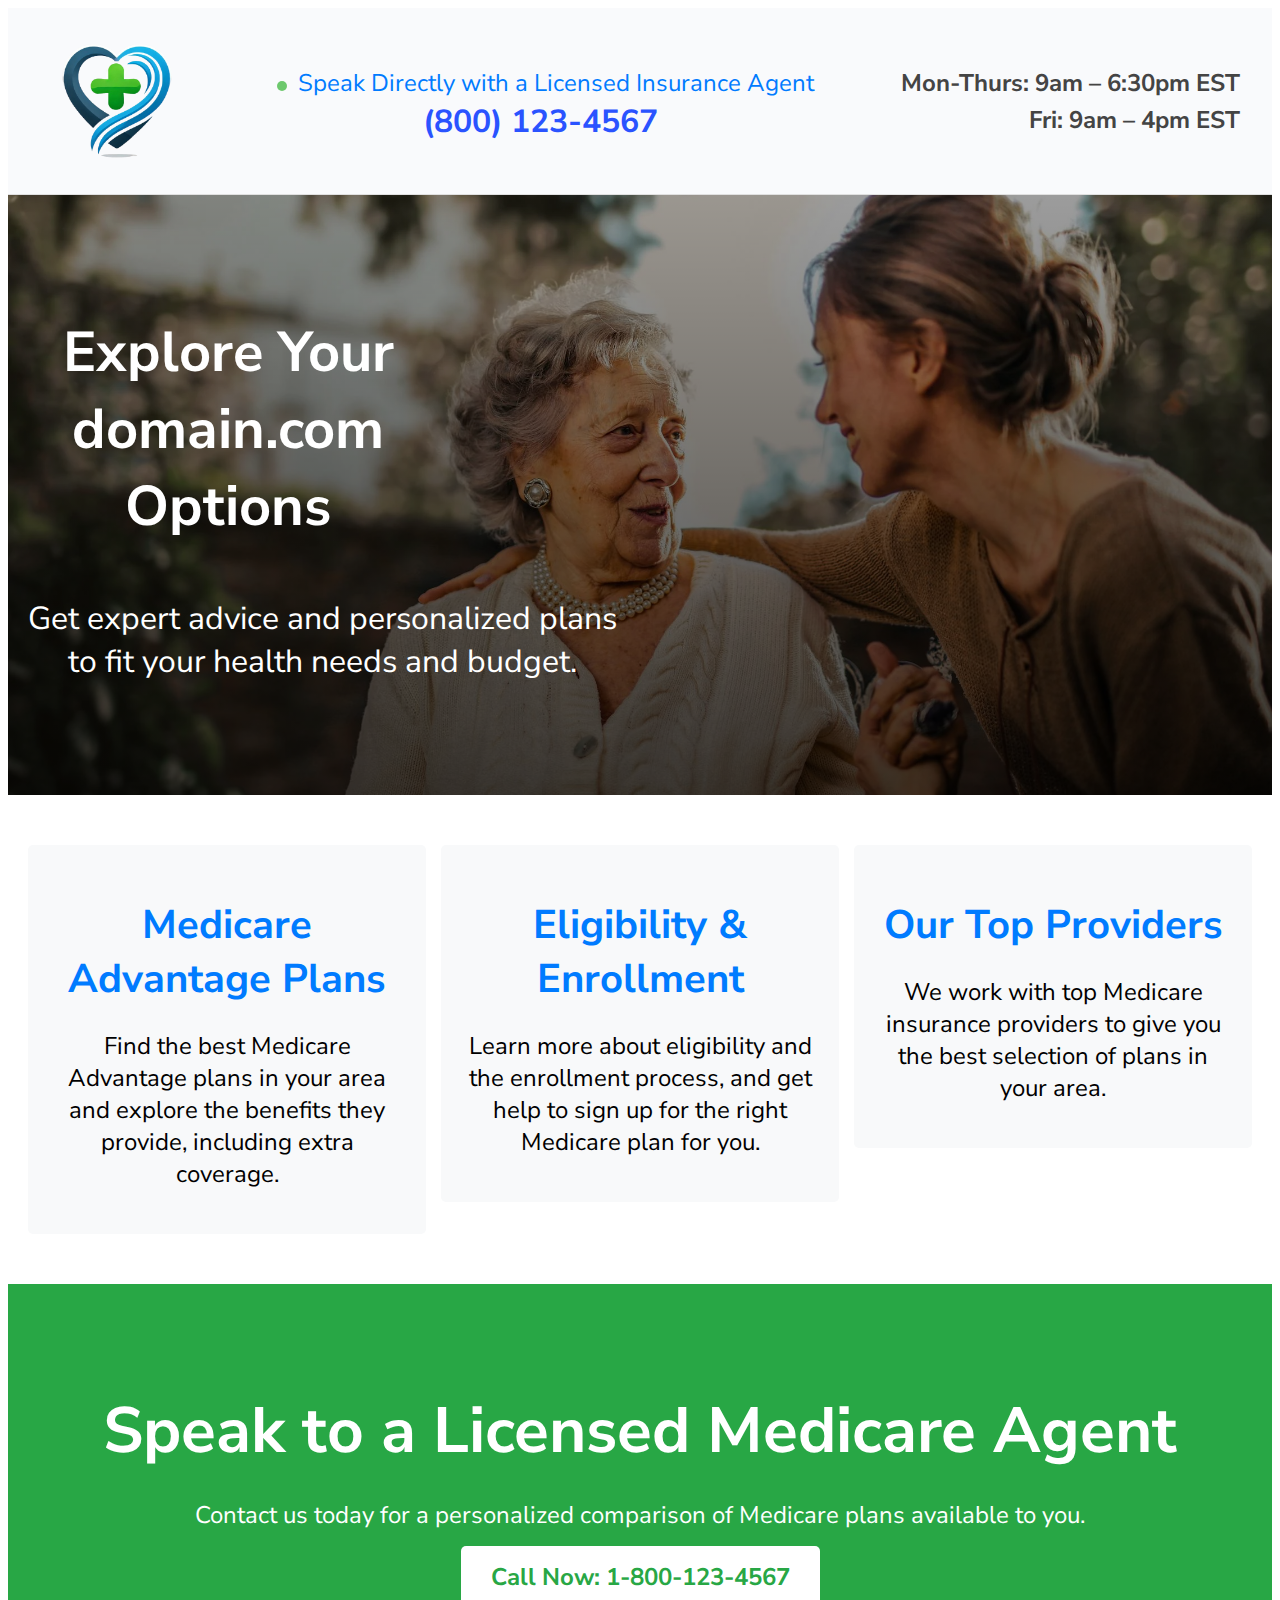
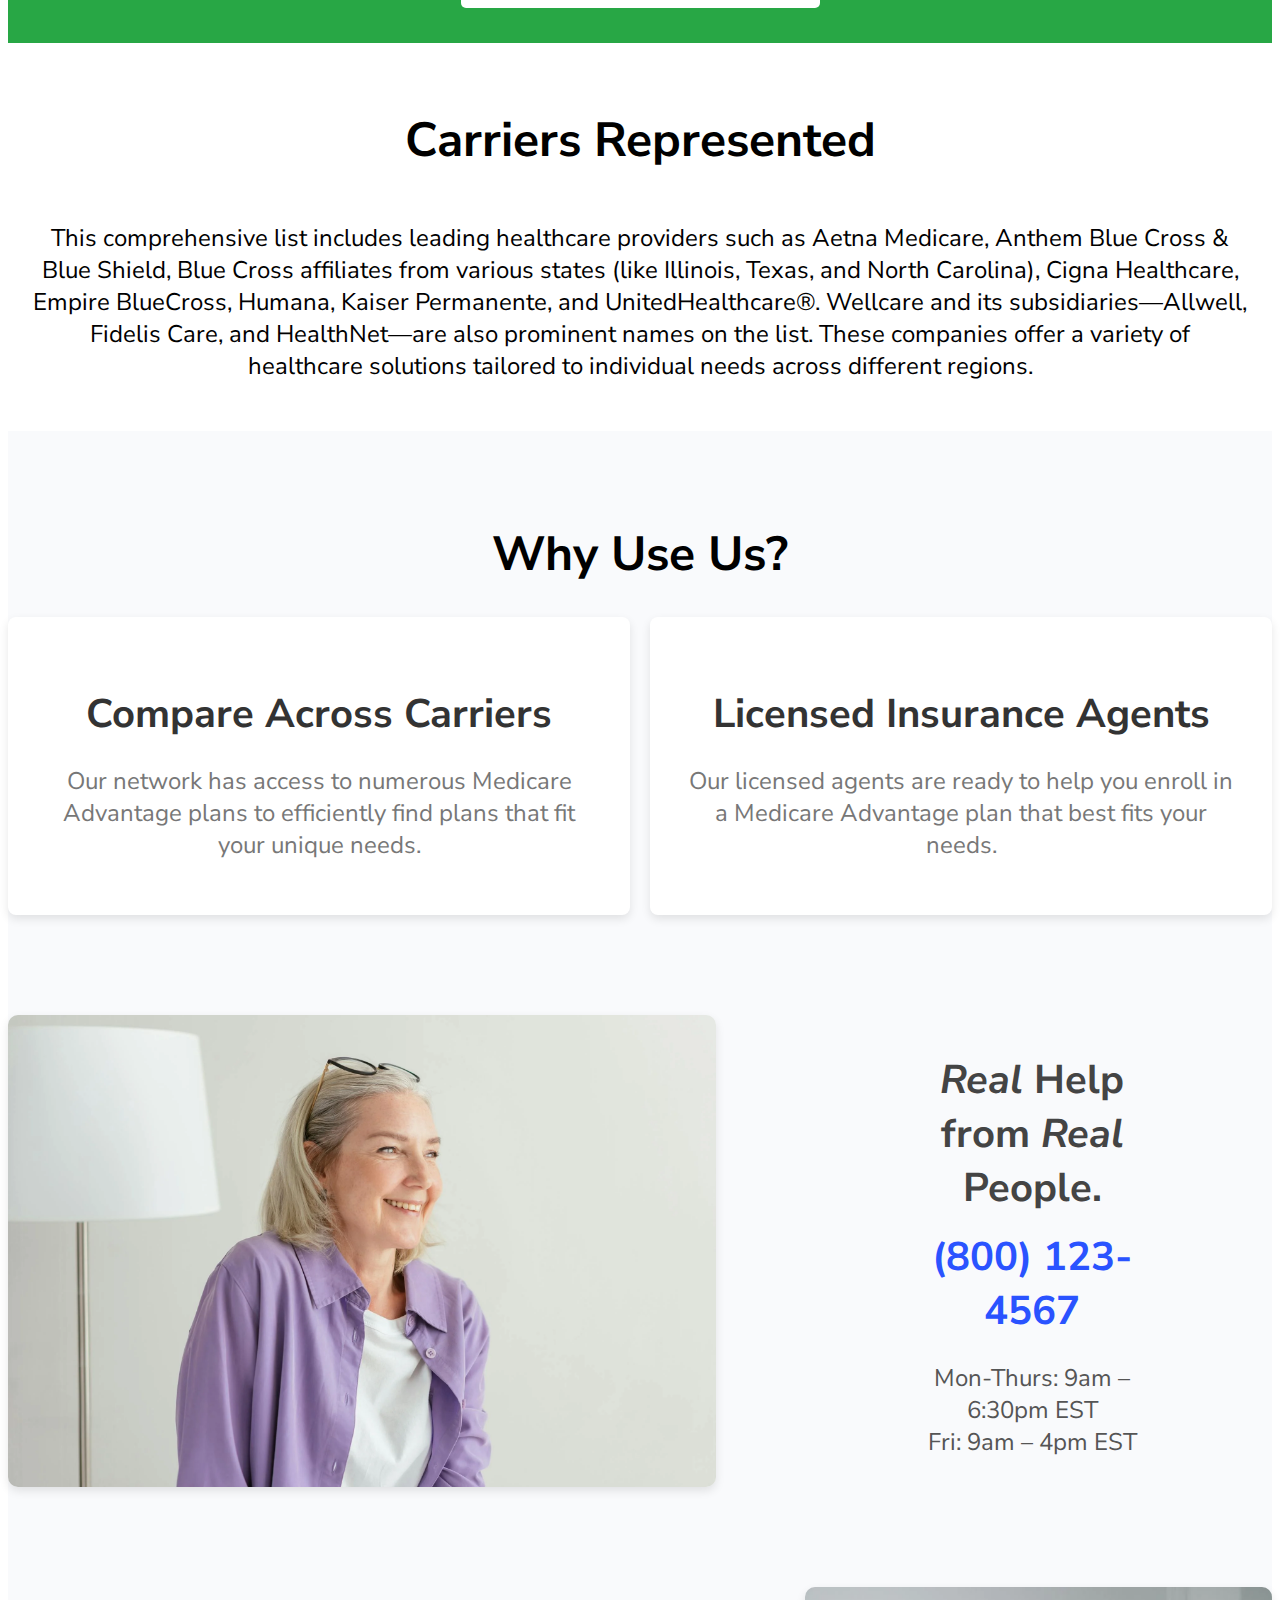
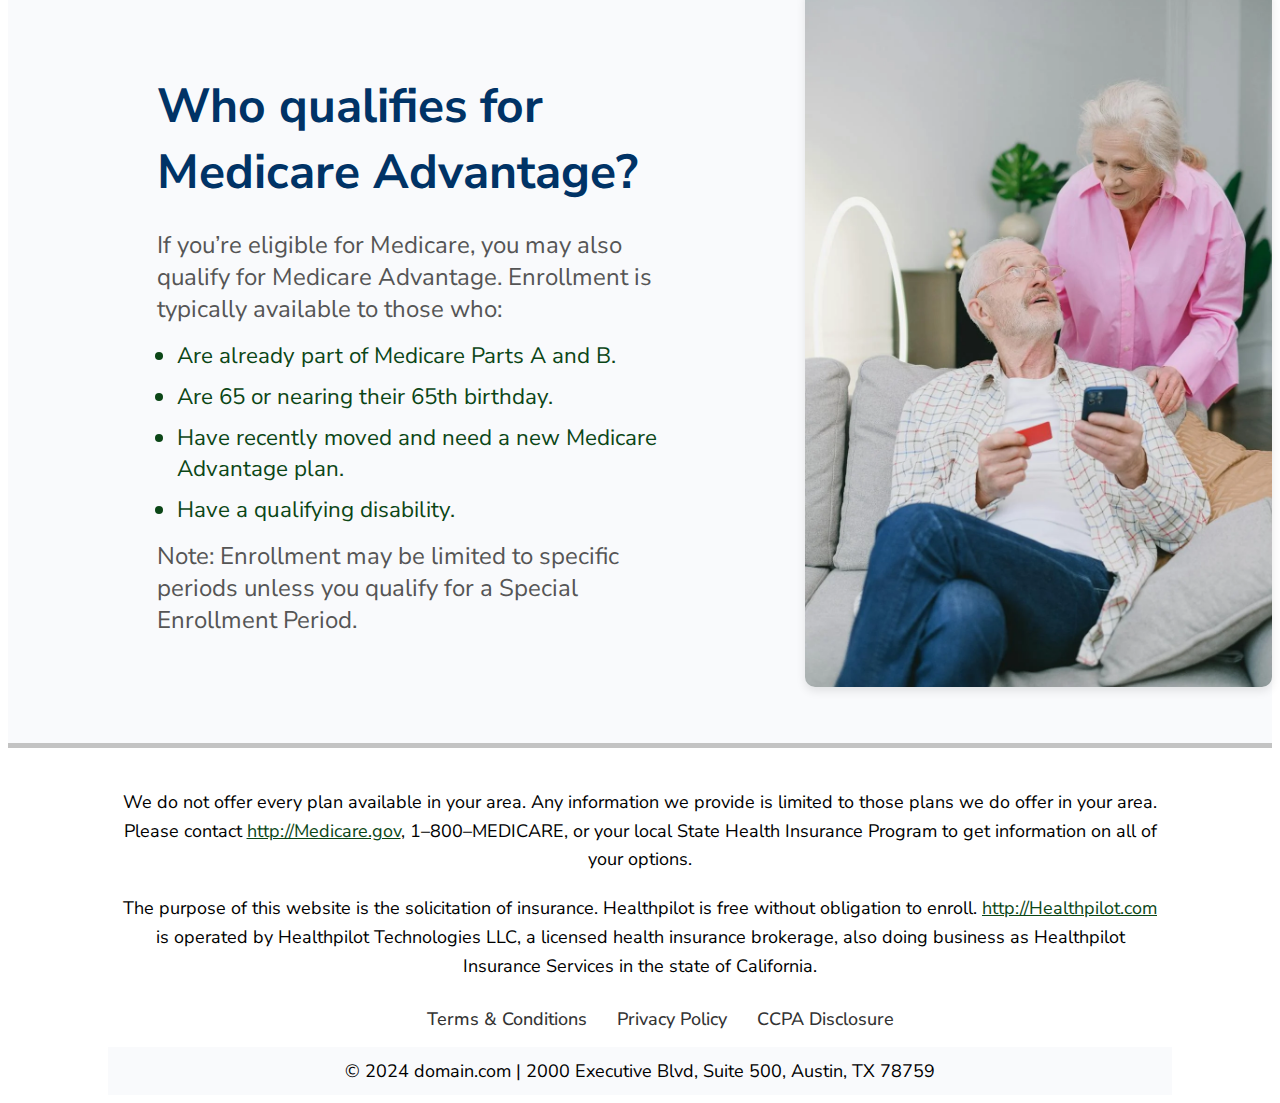
<file: index.html>
<!DOCTYPE html>
<html lang="en">

<head>
    <meta charset="UTF-8">
    <meta name="viewport" content="width=device-width, initial-scale=1.0">
    <title>domain.com</title>
    <link rel="stylesheet" href="styles.css">
    <link rel="icon" href="./img/logo.webp" type="image/x-icon">
</head>

<body>

    <!-- Header Section -->
    <header>
        <div class="container header-flex">
            <!-- Logo -->
            <div class="logo">
                <a href="/"><img src="/img/logo.webp" alt="Company Logo"></a>
            </div>

            <!-- Phone and Call to Action -->
            <div class="contact-info">
                <div class="phone-number">
                    <p><span class="dot"></span> Speak Directly with a Licensed Insurance Agent</p>
                    <a href="tel:1-800-123-4567" class="phone_link">
                        <h2>(800) 123-4567</h2>
                    </a>
                </div>
            </div>

            <!-- Working Hours -->
            <div class="working-hours">
                <p>Mon-Thurs: 9am – 6:30pm EST</p>
                <p>Fri: 9am – 4pm EST</p>
            </div>
        </div>
    </header>


    <!-- Hero Section -->
    <section class="hero">
        <div class="container hero-container">
            <h1>Explore Your domain.com Options</h1>
            <p>Get expert advice and personalized plans <br>to fit your health needs and budget.</p>
            <!-- <a href="#contact" class="cta-btn">Contact Us</a> -->
        </div>
    </section>

    <!-- Information Sections -->
    <section class="info-section">
        <div class="container info-container">
            <div class="info-box">
                <h2>Medicare Advantage Plans</h2>
                <p>Find the best Medicare Advantage plans in your area and explore the benefits they provide, including
                    extra coverage.</p>
            </div>
            <div class="info-box">
                <h2>Eligibility & Enrollment</h2>
                <p>Learn more about eligibility and the enrollment process, and get help to sign up for the right
                    Medicare plan for you.</p>
            </div>
            <div class="info-box">
                <h2>Our Top Providers</h2>
                <p>We work with top Medicare insurance providers to give you the best selection of plans in your area.
                </p>
            </div>
        </div>
    </section>

    <!-- Call-to-Action Section -->
    <section class="call-to-action">
        <div class="container">
            <h2>Speak to a Licensed Medicare Agent</h2>
            <p>Contact us today for a personalized comparison of Medicare plans available to you.</p>
            <a href="tel:1-800-123-4567" class="cta-btn">Call Now: 1-800-123-4567</a>
        </div>
    </section>

    <section id="carriers">
        <div class="container">
            <h4>Carriers Represented</h4>
            <p>This comprehensive list includes leading healthcare providers such as Aetna Medicare, Anthem Blue Cross &
                Blue Shield, Blue Cross affiliates from various states (like Illinois, Texas, and North Carolina), Cigna
                Healthcare, Empire BlueCross, Humana, Kaiser Permanente, and UnitedHealthcare®. Wellcare and its
                subsidiaries—Allwell, Fidelis Care, and HealthNet—are also prominent names on the list. These companies
                offer a variety of healthcare solutions tailored to individual needs across different regions.</p>
        </div>
    </section>

    <section class="why-choose">
        <div class="container">
            <h2 class="section-title">Why Use Us?</h2>
            <div class="features">
                <div class="feature-box">
                    <!-- <div class="icon">
                    <img src="compare-icon.png" alt="Compare Icon">
                </div> -->
                    <h3>Compare Across Carriers</h3>
                    <p>Our network has access to numerous Medicare Advantage plans to efficiently find plans that fit
                        your unique needs.</p>
                </div>
                <div class="feature-box">
                    <!-- <div class="icon">
                    <img src="agent-icon.png" alt="Agent Icon">
                </div> -->
                    <h3>Licensed Insurance Agents</h3>
                    <p>Our licensed agents are ready to help you enroll in a Medicare Advantage plan that best fits your
                        needs.</p>
                </div>
            </div>
        </div>
    </section>

    <section class="call-section">
        <div class="container call-flex">
            <div class="call-image">
                <img src="/img/support.webp" alt="Support Agent">
            </div>
            <div class="call-info">
                <h2><em>Real</em> Help from <em>Real</em> People.</h2>
                <a href="tel:1-800-123-4567">
                    <h3>(800) 123-4567</h3>
                </a>
                <p>Mon-Thurs: 9am – 6:30pm EST<br>Fri: 9am – 4pm EST</p>
            </div>
        </div>
    </section>


    <section class="eligibility-section">
        <div class="container eligibility-flex">
            <div class="eligibility-image">
                <img src="/img/couple.webp" alt="Couple Image">
            </div>
            <div class="eligibility-info">
                <h2>Who qualifies for Medicare Advantage?</h2>
                <p>If you’re eligible for Medicare, you may also qualify for Medicare Advantage. Enrollment is typically
                    available to those who:</p>
                <ul>
                    <li>Are already part of Medicare Parts A and B.</li>
                    <li>Are 65 or nearing their 65th birthday.</li>
                    <li>Have recently moved and need a new Medicare Advantage plan.</li>
                    <li>Have a qualifying disability.</li>
                </ul>
                <p class="disclaimer">Note: Enrollment may be limited to specific periods unless you qualify for a
                    Special Enrollment Period.</p>
            </div>
        </div>
    </section>

    <footer>
        <div class="container">
            <p>We do not offer every plan available in your area. Any information we provide is limited to those plans
                we do offer in your area. Please contact <span><a
                        href="http://Medicare.gov ">http://Medicare.gov</a></span>, 1–800–MEDICARE, or your local State
                Health Insurance Program to get information on all of your options.</p>
            <p>The purpose of this website is the solicitation of insurance. Healthpilot is free without obligation to
                enroll. <span><a href="http://Healthpilot.com">http://Healthpilot.com</a></span> is operated by
                Healthpilot Technologies LLC, a licensed health insurance brokerage, also doing business as Healthpilot
                Insurance Services in the state of California.</p>
            <div class="footer_links">
                <ul>
                    <li><a href="/terms.html">Terms & Conditions</a></li>
                    <li><a href="/privacy.html">Privacy Policy</a></li>
                    <li><a href="/ccpa.html">CCPA Disclosure</a></li>
                </ul>
            </div>
            <p class="add_bc"> &copy 2024 domain.com | 2000 Executive Blvd, Suite 500, Austin, TX 78759 </p>
        </div>
    </footer>

    <!-- Modal -->
    <div id="myModal" class="modal">
        <div class="modal-content">
            <span class="close">&times;</span>
            <div class="modal-container">
                <div class="modal-left">
                    <img src="/img/operator.png" alt="Operator">
                </div>
                <div class="modal-right">
                    <h3>Looking For Medicare <br>Advantage Plans?</h3>
                    <a href="tel:1-800-123-4567" class="link_tel">
                        <p class="modal_p">
                            <svg xmlns="http://www.w3.org/2000/svg" width="25" height="25" viewBox="0 0 25 25"
                                fill="none" style="vertical-align: middle;">
                                <path
                                    d="M19.3977 15.7554C21.8034 16.7207 23.5984 18.0075 24.9597 19.521C25.3032 21.9718 23.3875 23.7687 21.6368 24.8721C17.4882 25.6054 11.5954 23.1544 6.72039 18.2795C1.84537 13.404 -0.605303 7.51157 0.127783 3.36305C1.23103 1.61239 3.02794 -0.303316 5.47884 0.0403413C6.99233 1.40186 8.27932 3.19693 9.24469 5.60287C9.40531 6.0034 9.31353 6.46048 9.01982 6.77674C8.53815 7.2955 7.66714 8.16965 6.32381 9.2971C5.9855 9.58108 5.90308 10.0662 6.11895 10.4515C7.05678 12.1253 8.27694 13.7451 9.76619 15.2344C11.2547 16.723 12.8765 17.9455 14.5477 18.8859C14.9334 19.1029 15.4198 19.0203 15.704 18.6809C16.8307 17.3351 17.7044 16.4632 18.2232 15.9812C18.5395 15.6869 18.9969 15.5946 19.3977 15.7554Z"
                                    fill="#197AA9" />
                            </svg>
                            <i class="fas fa-phone-alt"></i> (800) 123-4567
                        </p>
                    </a>
                    <p class="modal_p_undertel">Speak Directly with a Licensed Insurance Agent.</p>
                </div>
            </div>
        </div>
    </div>

    <script src="/scripts.js"></script>

</body>

</html>
</file>
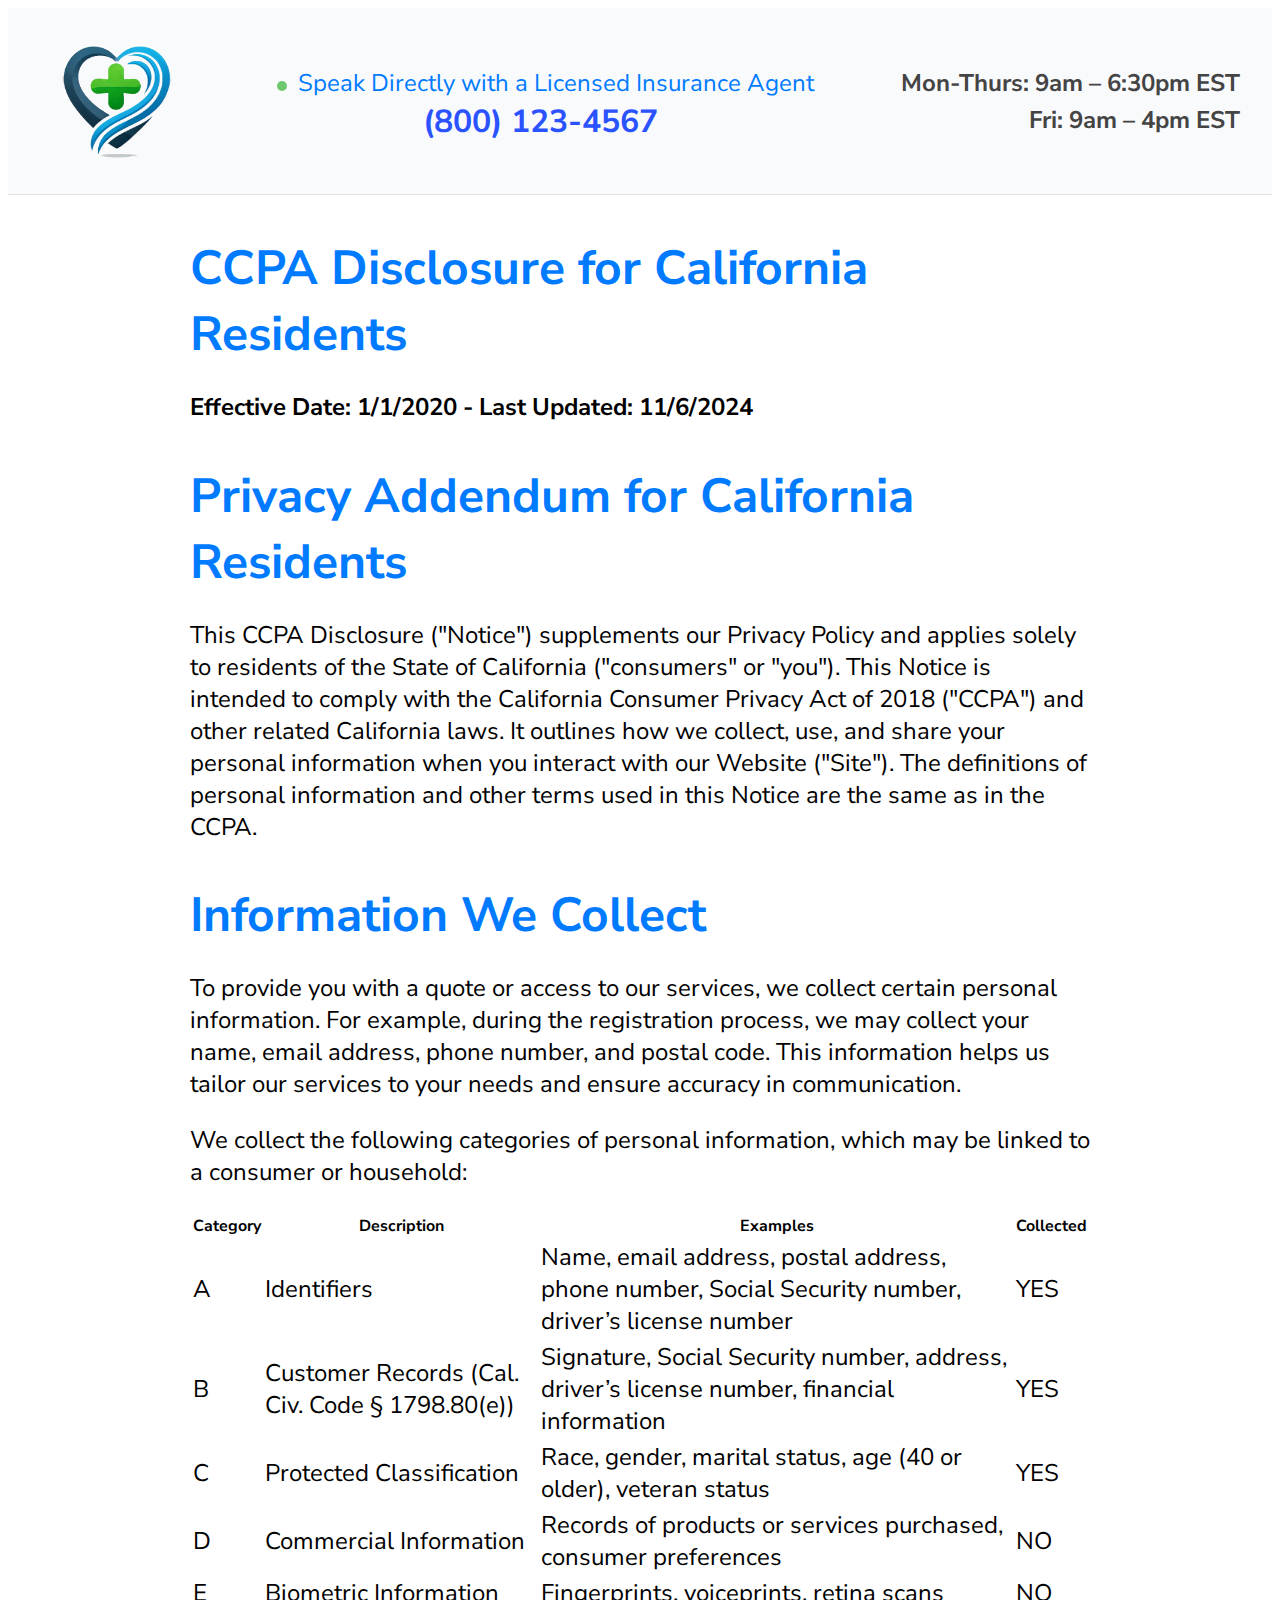
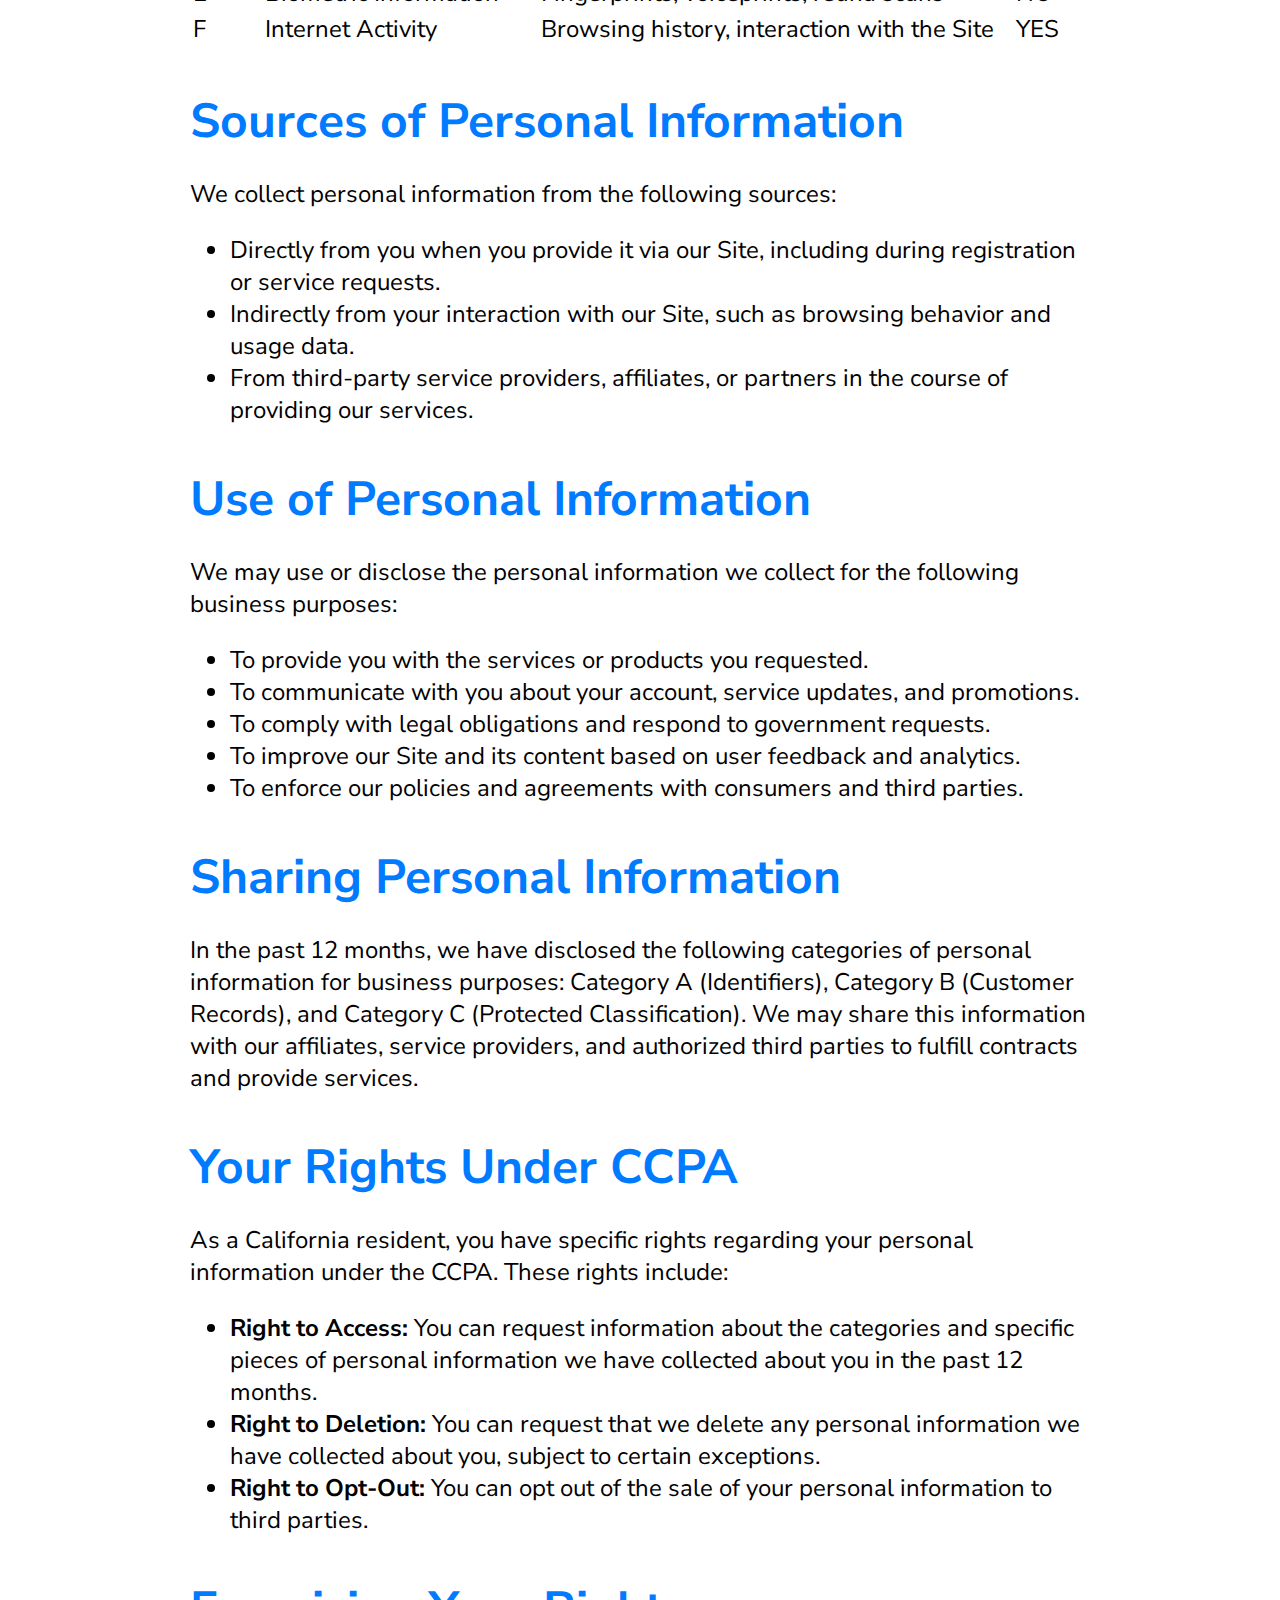
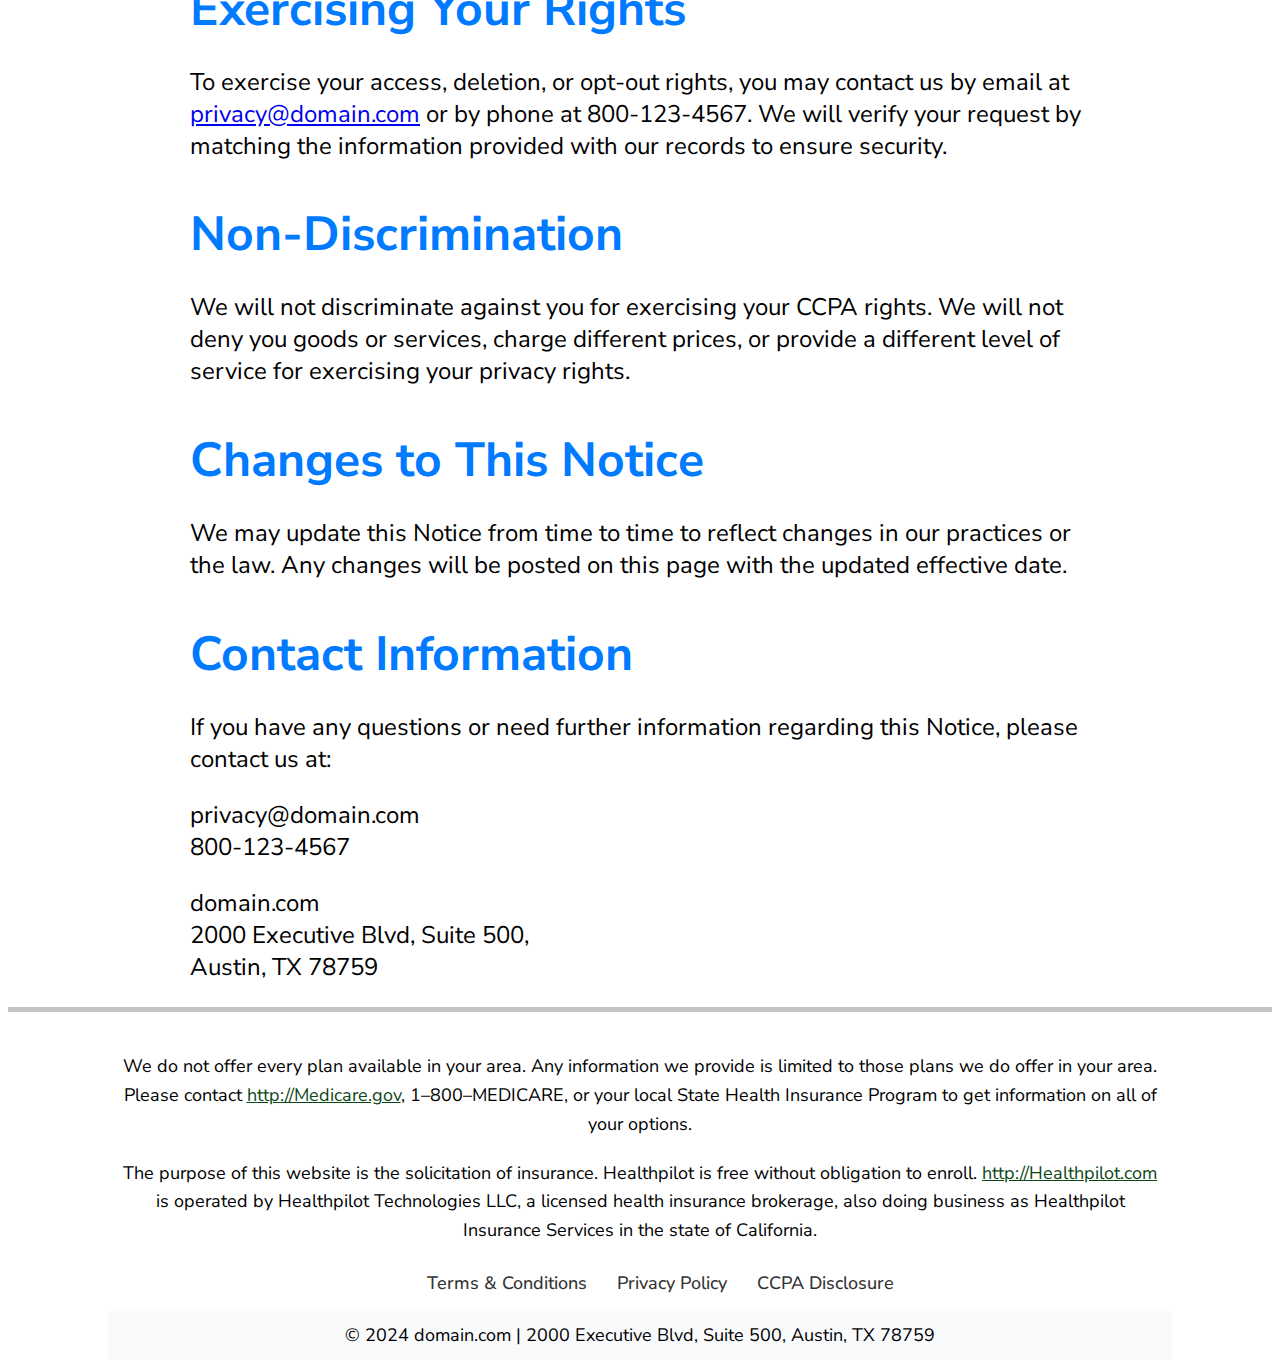
<file: ccpa.html>
<!DOCTYPE html>
<html lang="en">

<head>
    <meta charset="UTF-8">
    <meta name="viewport" content="width=device-width, initial-scale=1.0">
    <title>Medicare Health Insurance</title>
    <link rel="stylesheet" href="styles.css">
    <link rel="icon" href="./img/logo.webp" type="image/x-icon">
</head>

<body>

    <!-- Header Section -->
    <header>
        <div class="container header-flex">
            <!-- Logo -->
            <div class="logo">
                <a href="/"><img src="/img/logo.webp" alt="Company Logo"></a>
            </div>

            <!-- Phone and Call to Action -->
            <div class="contact-info">
                <div class="phone-number">
                    <p><span class="dot"></span> Speak Directly with a Licensed Insurance Agent</p>
                    <a href="tel:1-800-123-4567" class="phone_link">
                        <h2>(800) 123-4567</h2>
                    </a>
                </div>
            </div>

            <!-- Working Hours -->
            <div class="working-hours">
                <p>Mon-Thurs: 9am – 6:30pm EST</p>
                <p>Fri: 9am – 4pm EST</p>
            </div>
        </div>
    </header>


  <main>
    <section class="max_width">
    <div class="container">
    <h2>CCPA Disclosure for California Residents</h2>
    <p><strong>Effective Date: 1/1/2020 - Last Updated: 11/6/2024</strong></p>

    <h2>Privacy Addendum for California Residents</h2>
    <p>This CCPA Disclosure ("Notice") supplements our Privacy Policy and applies solely to residents of the State of California ("consumers" or "you"). This Notice is intended to comply with the California Consumer Privacy Act of 2018 ("CCPA") and other related California laws. It outlines how we collect, use, and share your personal information when you interact with our Website ("Site"). The definitions of personal information and other terms used in this Notice are the same as in the CCPA.</p>

    <h2>Information We Collect</h2>
    <p>To provide you with a quote or access to our services, we collect certain personal information. For example, during the registration process, we may collect your name, email address, phone number, and postal code. This information helps us tailor our services to your needs and ensure accuracy in communication.</p>

    <p>We collect the following categories of personal information, which may be linked to a consumer or household:</p>
    
    <table>
        <thead>
            <tr>
                <th>Category</th>
                <th>Description</th>
                <th>Examples</th>
                <th>Collected</th>
            </tr>
        </thead>
        <tbody>
            <tr>
                <td>A</td>
                <td>Identifiers</td>
                <td>Name, email address, postal address, phone number, Social Security number, driver’s license number</td>
                <td>YES</td>
            </tr>
            <tr>
                <td>B</td>
                <td>Customer Records (Cal. Civ. Code § 1798.80(e))</td>
                <td>Signature, Social Security number, address, driver’s license number, financial information</td>
                <td>YES</td>
            </tr>
            <tr>
                <td>C</td>
                <td>Protected Classification</td>
                <td>Race, gender, marital status, age (40 or older), veteran status</td>
                <td>YES</td>
            </tr>
            <tr>
                <td>D</td>
                <td>Commercial Information</td>
                <td>Records of products or services purchased, consumer preferences</td>
                <td>NO</td>
            </tr>
            <tr>
                <td>E</td>
                <td>Biometric Information</td>
                <td>Fingerprints, voiceprints, retina scans</td>
                <td>NO</td>
            </tr>
            <tr>
                <td>F</td>
                <td>Internet Activity</td>
                <td>Browsing history, interaction with the Site</td>
                <td>YES</td>
            </tr>
        </tbody>
    </table>

    <h2>Sources of Personal Information</h2>
    <p>We collect personal information from the following sources:</p>
    <ul>
        <li>Directly from you when you provide it via our Site, including during registration or service requests.</li>
        <li>Indirectly from your interaction with our Site, such as browsing behavior and usage data.</li>
        <li>From third-party service providers, affiliates, or partners in the course of providing our services.</li>
    </ul>

    <h2>Use of Personal Information</h2>
    <p>We may use or disclose the personal information we collect for the following business purposes:</p>
    <ul>
        <li>To provide you with the services or products you requested.</li>
        <li>To communicate with you about your account, service updates, and promotions.</li>
        <li>To comply with legal obligations and respond to government requests.</li>
        <li>To improve our Site and its content based on user feedback and analytics.</li>
        <li>To enforce our policies and agreements with consumers and third parties.</li>
    </ul>

    <h2>Sharing Personal Information</h2>
    <p>In the past 12 months, we have disclosed the following categories of personal information for business purposes: Category A (Identifiers), Category B (Customer Records), and Category C (Protected Classification). We may share this information with our affiliates, service providers, and authorized third parties to fulfill contracts and provide services.</p>

    <h2>Your Rights Under CCPA</h2>
    <p>As a California resident, you have specific rights regarding your personal information under the CCPA. These rights include:</p>
    <ul>
        <li><strong>Right to Access:</strong> You can request information about the categories and specific pieces of personal information we have collected about you in the past 12 months.</li>
        <li><strong>Right to Deletion:</strong> You can request that we delete any personal information we have collected about you, subject to certain exceptions.</li>
        <li><strong>Right to Opt-Out:</strong> You can opt out of the sale of your personal information to third parties.</li>
    </ul>

    <h2>Exercising Your Rights</h2>
    <p>To exercise your access, deletion, or opt-out rights, you may contact us by email at <a href="mailto:privacy@domain.com">privacy@domain.com</a> or by phone at 800-123-4567. We will verify your request by matching the information provided with our records to ensure security.</p>

    <h2>Non-Discrimination</h2>
    <p>We will not discriminate against you for exercising your CCPA rights. We will not deny you goods or services, charge different prices, or provide a different level of service for exercising your privacy rights.</p>

    <h2>Changes to This Notice</h2>
    <p>We may update this Notice from time to time to reflect changes in our practices or the law. Any changes will be posted on this page with the updated effective date.</p>

    <h2>Contact Information</h2>
    <p>If you have any questions or need further information regarding this Notice, please contact us at:</p>
    <p>privacy@domain.com<br>800-123-4567</p>
    <p>domain.com<br>2000 Executive Blvd, Suite 500,<br>Austin, TX 78759</p>
</div>



        </div>
    </section>
  </main>

    <footer>
        <div class="container">
            <p>We do not offer every plan available in your area. Any information we provide is limited to those plans
                we do offer in your area. Please contact <span><a
                        href="http://Medicare.gov ">http://Medicare.gov</a></span>, 1–800–MEDICARE, or your local State
                Health Insurance Program to get information on all of your options.</p>
            <p>The purpose of this website is the solicitation of insurance. Healthpilot is free without obligation to
                enroll. <span><a href="http://Healthpilot.com">http://Healthpilot.com</a></span> is operated by
                Healthpilot Technologies LLC, a licensed health insurance brokerage, also doing business as Healthpilot
                Insurance Services in the state of California.</p>
            <div class="footer_links">
                <ul>
                    <li><a href="/terms.html">Terms & Conditions</a></li>
                    <li><a href="/privacy.html">Privacy Policy</a></li>
                    <li><a href="/ccpa.html">CCPA Disclosure</a></li>
                </ul>
            </div>
            <p class="add_bc"> &copy 2024 domain.com | 2000 Executive Blvd, Suite 500, Austin, TX 78759 </p>
        </div>
    </footer>


    <!-- Modal -->
    <div id="myModal" class="modal">
        <div class="modal-content">
            <span class="close">&times;</span>
            <div class="modal-container">
                <div class="modal-left">
                    <img src="/img/operator.png" alt="Operator">
                </div>
                <div class="modal-right">
                    <h3>Looking For Medicare <br>Advantage Plans?</h3>
                    <a href="tel:1-800-123-4567" class="link_tel">
                        <p class="modal_p">
                            <svg xmlns="http://www.w3.org/2000/svg" width="25" height="25" viewBox="0 0 25 25"
                                fill="none" style="vertical-align: middle;">
                                <path
                                    d="M19.3977 15.7554C21.8034 16.7207 23.5984 18.0075 24.9597 19.521C25.3032 21.9718 23.3875 23.7687 21.6368 24.8721C17.4882 25.6054 11.5954 23.1544 6.72039 18.2795C1.84537 13.404 -0.605303 7.51157 0.127783 3.36305C1.23103 1.61239 3.02794 -0.303316 5.47884 0.0403413C6.99233 1.40186 8.27932 3.19693 9.24469 5.60287C9.40531 6.0034 9.31353 6.46048 9.01982 6.77674C8.53815 7.2955 7.66714 8.16965 6.32381 9.2971C5.9855 9.58108 5.90308 10.0662 6.11895 10.4515C7.05678 12.1253 8.27694 13.7451 9.76619 15.2344C11.2547 16.723 12.8765 17.9455 14.5477 18.8859C14.9334 19.1029 15.4198 19.0203 15.704 18.6809C16.8307 17.3351 17.7044 16.4632 18.2232 15.9812C18.5395 15.6869 18.9969 15.5946 19.3977 15.7554Z"
                                    fill="#197AA9" />
                            </svg>
                            <i class="fas fa-phone-alt"></i> (800) 123-4567
                        </p>
                    </a>
                    <p class="modal_p_undertel">Speak Directly with a Licensed Insurance Agent.</p>
                </div>
            </div>
        </div>
    </div>

    <script src="/scripts.js"></script>

</body>

</html>
</file>
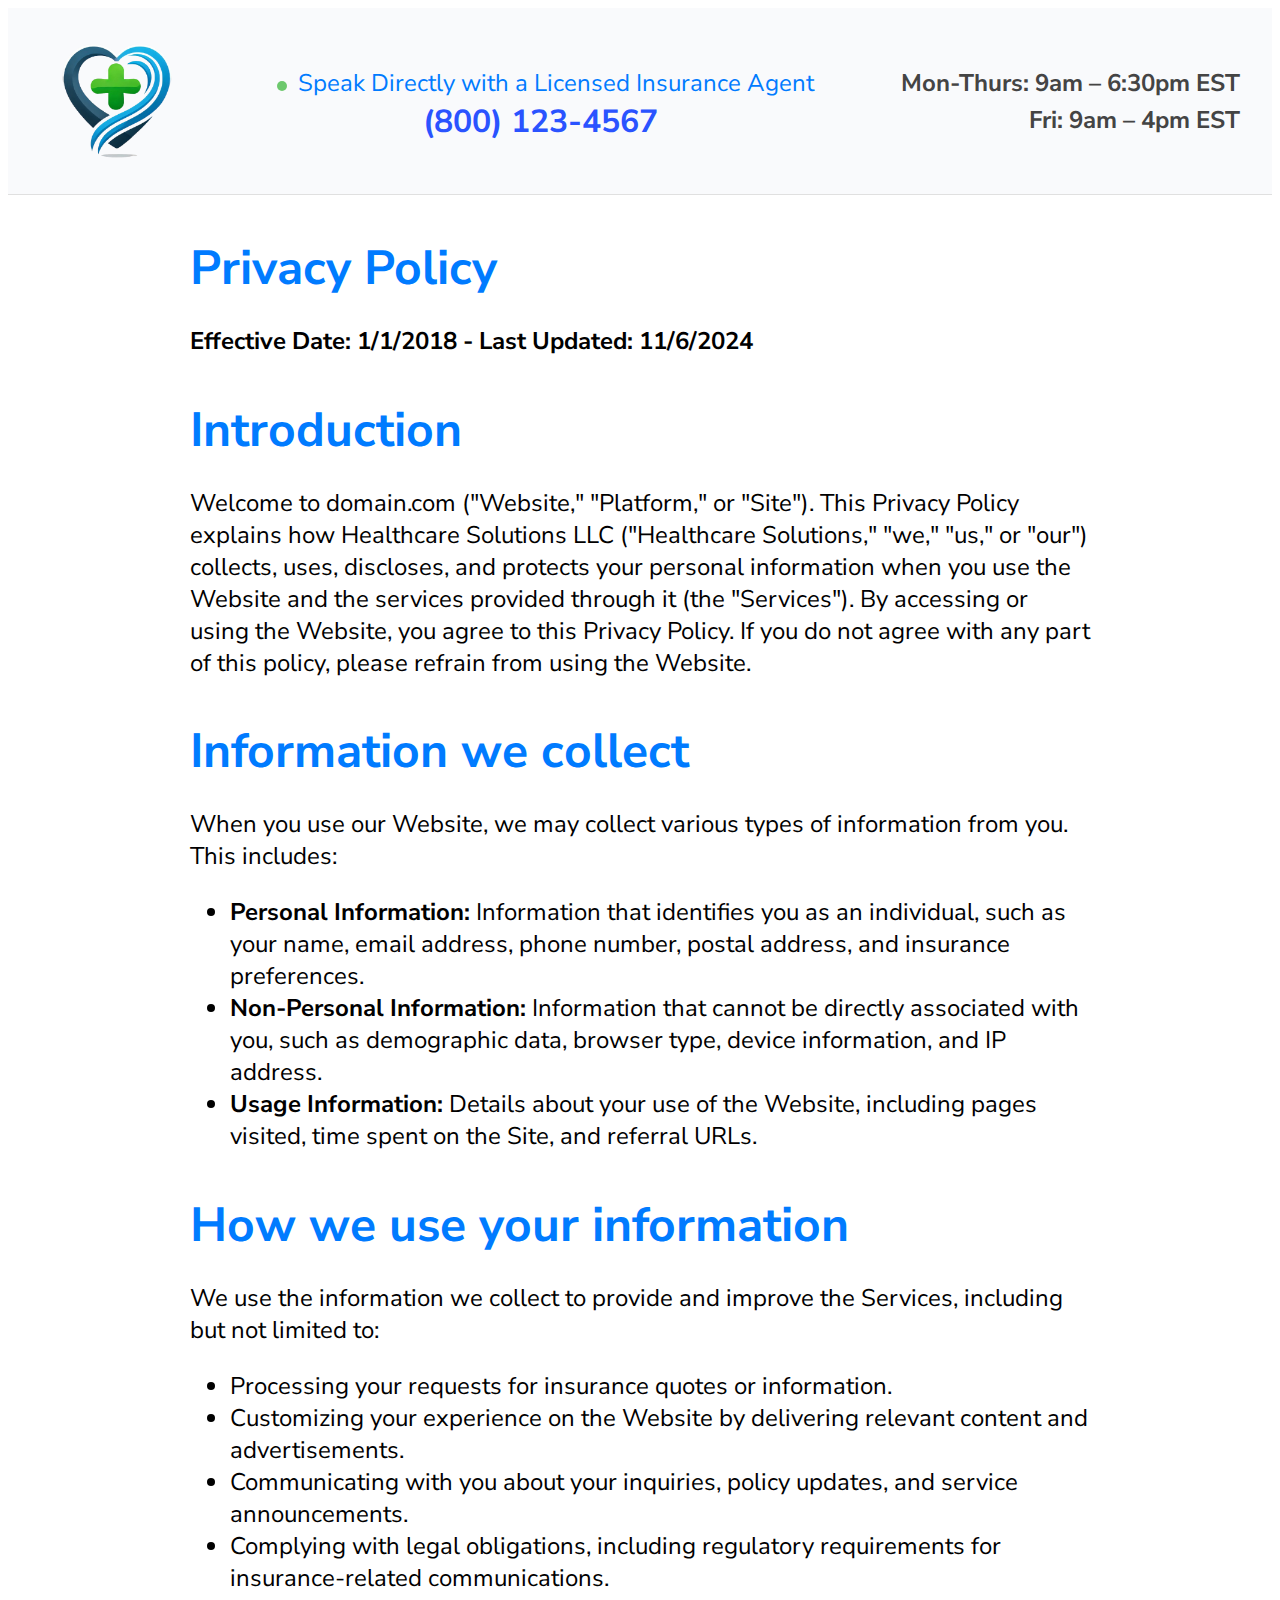
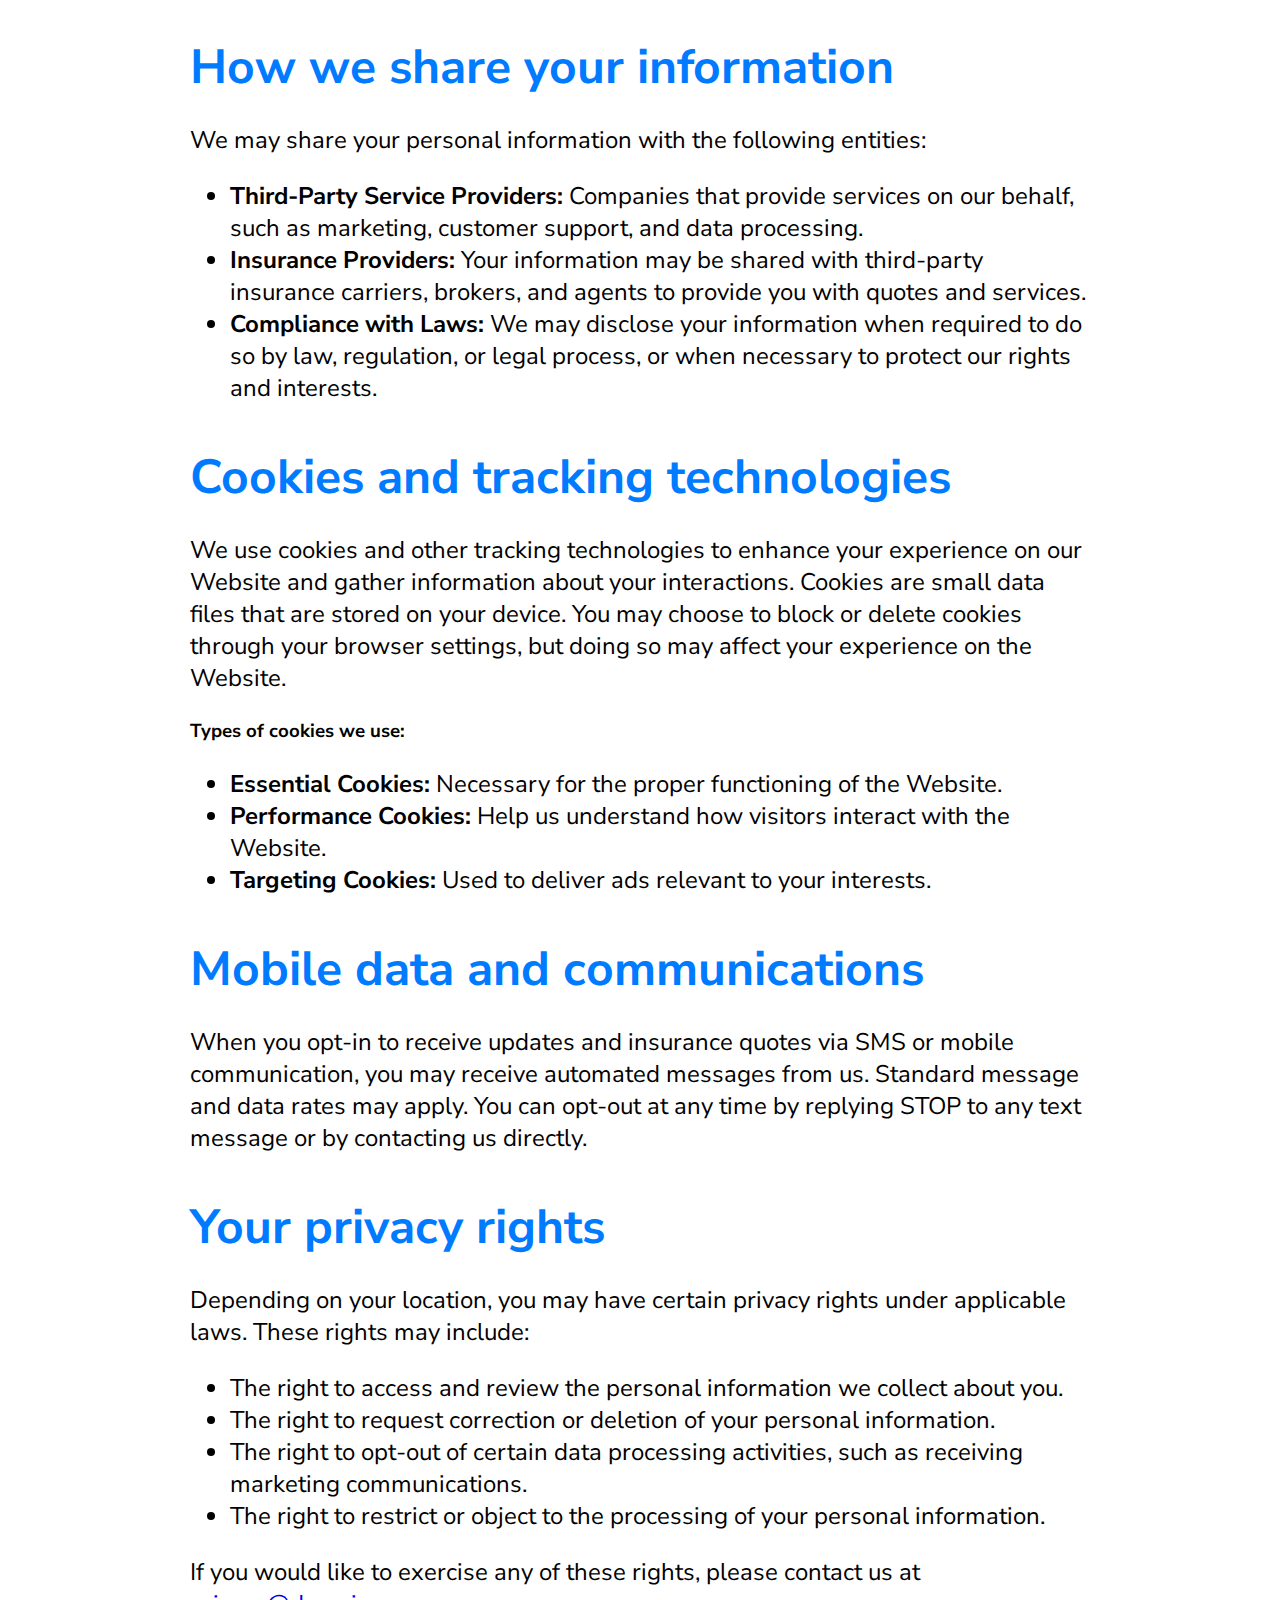
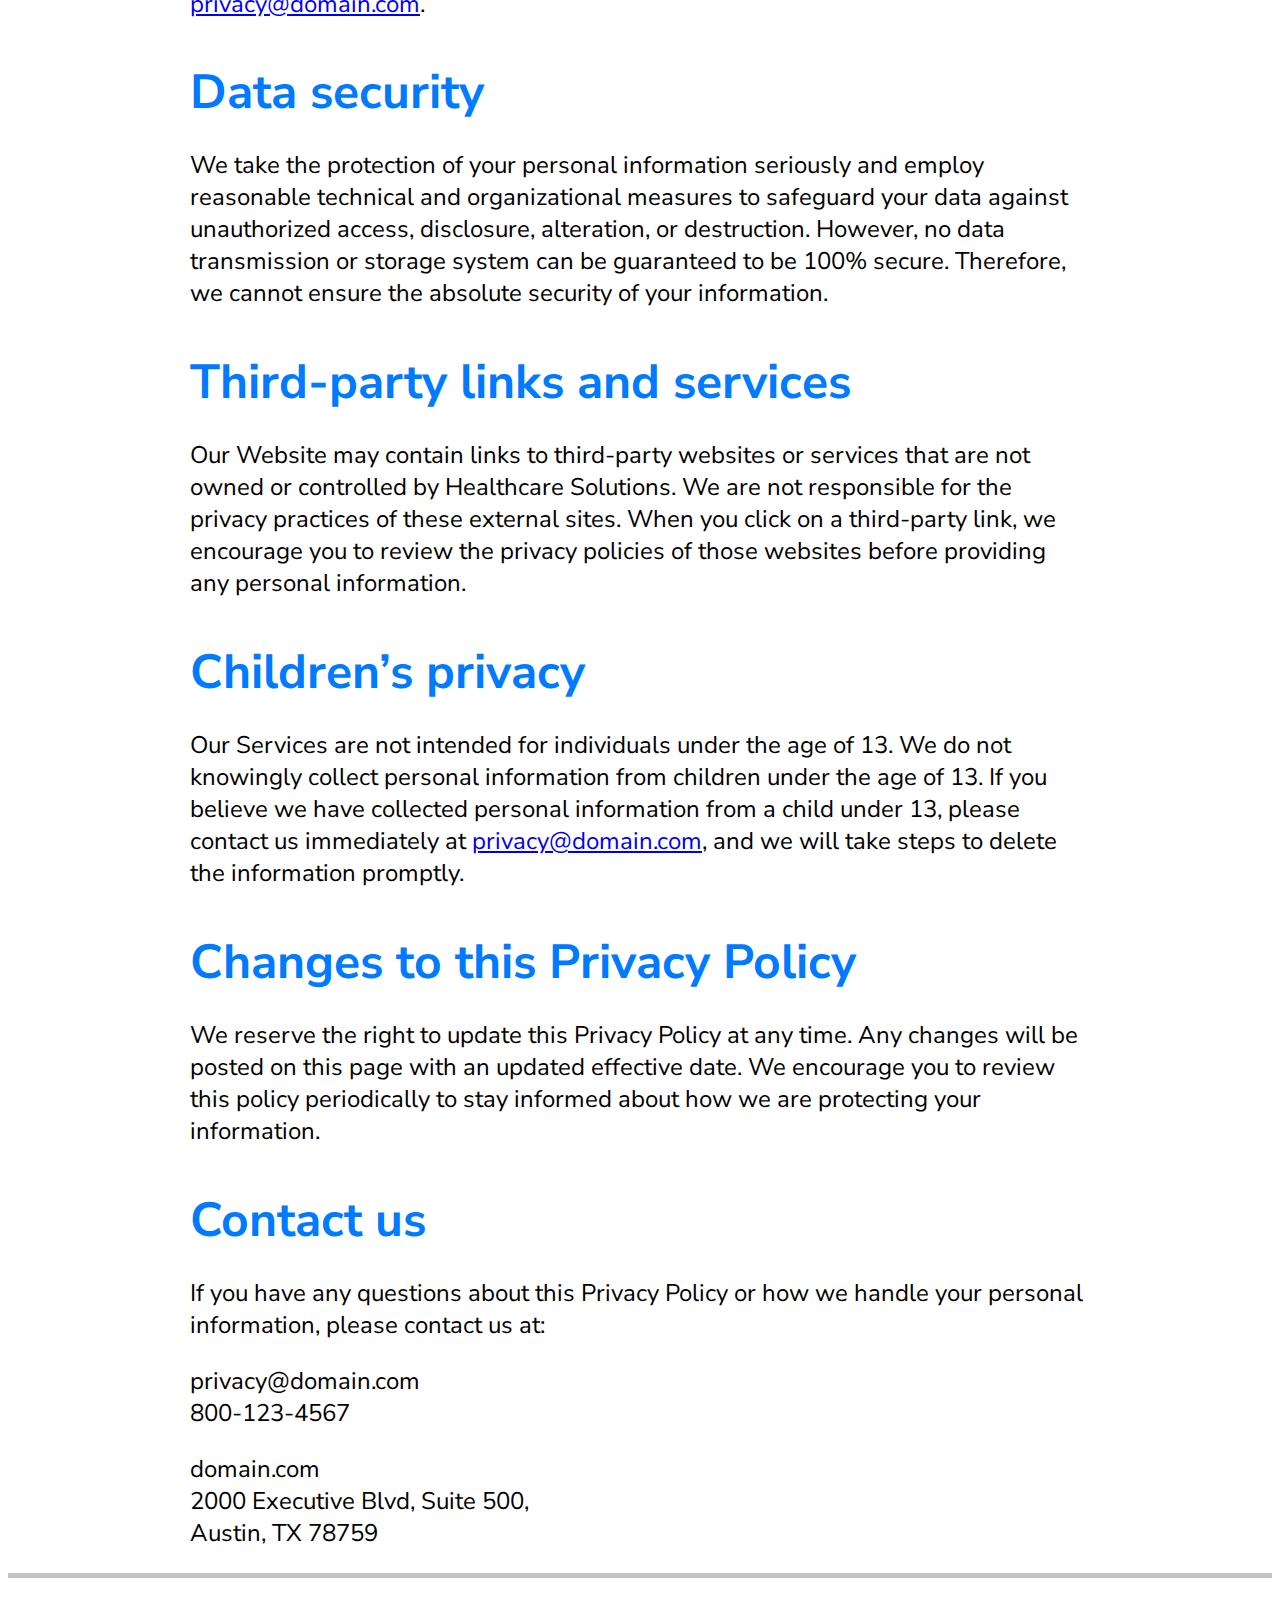
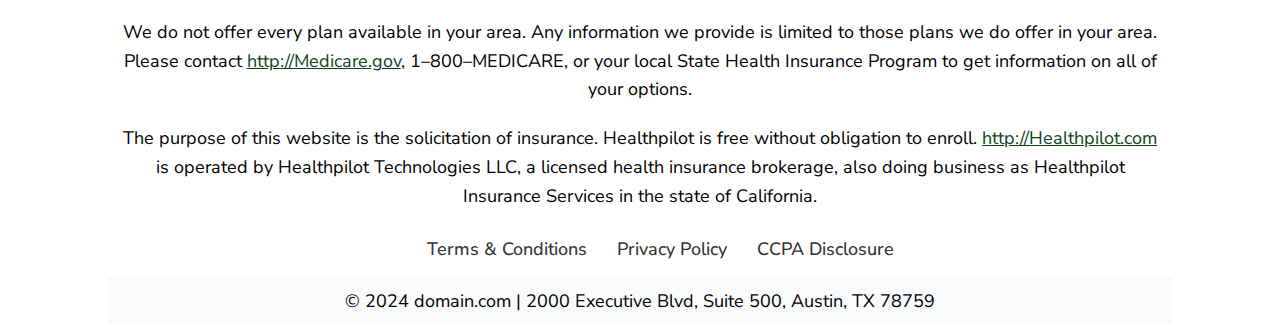
<file: privacy.html>
<!DOCTYPE html>
<html lang="en">

<head>
    <meta charset="UTF-8">
    <meta name="viewport" content="width=device-width, initial-scale=1.0">
    <title>Medicare Health Insurance</title>
    <link rel="stylesheet" href="styles.css">
    <link rel="icon" href="./img/logo.webp" type="image/x-icon">
</head>

<body>

    <!-- Header Section -->
    <header>
        <div class="container header-flex">
            <!-- Logo -->
            <div class="logo">
                <a href="/"><img src="/img/logo.webp" alt="Company Logo"></a>
            </div>

            <!-- Phone and Call to Action -->
            <div class="contact-info">
                <div class="phone-number">
                    <p><span class="dot"></span> Speak Directly with a Licensed Insurance Agent</p>
                    <a href="tel:1-800-123-4567" class="phone_link">
                        <h2>(800) 123-4567</h2>
                    </a>
                </div>
            </div>

            <!-- Working Hours -->
            <div class="working-hours">
                <p>Mon-Thurs: 9am – 6:30pm EST</p>
                <p>Fri: 9am – 4pm EST</p>
            </div>
        </div>
    </header>


  <main>
    <section class="max_width">
      <div class="container">
    <h2>Privacy Policy</h2>
    <p><strong>Effective Date: 1/1/2018 - Last Updated: 11/6/2024</strong></p>

    <h2>Introduction</h2>
    <p>Welcome to domain.com ("Website," "Platform," or "Site"). This Privacy Policy explains how Healthcare Solutions LLC ("Healthcare Solutions," "we," "us," or "our") collects, uses, discloses, and protects your personal information when you use the Website and the services provided through it (the "Services"). By accessing or using the Website, you agree to this Privacy Policy. If you do not agree with any part of this policy, please refrain from using the Website.</p>

    <h2>Information we collect</h2>
    <p>When you use our Website, we may collect various types of information from you. This includes:</p>

    <ul>
        <li><strong>Personal Information:</strong> Information that identifies you as an individual, such as your name, email address, phone number, postal address, and insurance preferences.</li>
        <li><strong>Non-Personal Information:</strong> Information that cannot be directly associated with you, such as demographic data, browser type, device information, and IP address.</li>
        <li><strong>Usage Information:</strong> Details about your use of the Website, including pages visited, time spent on the Site, and referral URLs.</li>
    </ul>

    <h2>How we use your information</h2>
    <p>We use the information we collect to provide and improve the Services, including but not limited to:</p>

    <ul>
        <li>Processing your requests for insurance quotes or information.</li>
        <li>Customizing your experience on the Website by delivering relevant content and advertisements.</li>
        <li>Communicating with you about your inquiries, policy updates, and service announcements.</li>
        <li>Complying with legal obligations, including regulatory requirements for insurance-related communications.</li>
    </ul>

    <h2>How we share your information</h2>
    <p>We may share your personal information with the following entities:</p>

    <ul>
        <li><strong>Third-Party Service Providers:</strong> Companies that provide services on our behalf, such as marketing, customer support, and data processing.</li>
        <li><strong>Insurance Providers:</strong> Your information may be shared with third-party insurance carriers, brokers, and agents to provide you with quotes and services.</li>
        <li><strong>Compliance with Laws:</strong> We may disclose your information when required to do so by law, regulation, or legal process, or when necessary to protect our rights and interests.</li>
    </ul>

    <h2>Cookies and tracking technologies</h2>
    <p>We use cookies and other tracking technologies to enhance your experience on our Website and gather information about your interactions. Cookies are small data files that are stored on your device. You may choose to block or delete cookies through your browser settings, but doing so may affect your experience on the Website.</p>

    <h3>Types of cookies we use:</h3>
    <ul>
        <li><strong>Essential Cookies:</strong> Necessary for the proper functioning of the Website.</li>
        <li><strong>Performance Cookies:</strong> Help us understand how visitors interact with the Website.</li>
        <li><strong>Targeting Cookies:</strong> Used to deliver ads relevant to your interests.</li>
    </ul>

    <h2>Mobile data and communications</h2>
    <p>When you opt-in to receive updates and insurance quotes via SMS or mobile communication, you may receive automated messages from us. Standard message and data rates may apply. You can opt-out at any time by replying STOP to any text message or by contacting us directly.</p>

    <h2>Your privacy rights</h2>
    <p>Depending on your location, you may have certain privacy rights under applicable laws. These rights may include:</p>

    <ul>
        <li>The right to access and review the personal information we collect about you.</li>
        <li>The right to request correction or deletion of your personal information.</li>
        <li>The right to opt-out of certain data processing activities, such as receiving marketing communications.</li>
        <li>The right to restrict or object to the processing of your personal information.</li>
    </ul>

    <p>If you would like to exercise any of these rights, please contact us at <a href="mailto:privacy@domain.com">privacy@domain.com</a>.</p>

    <h2>Data security</h2>
    <p>We take the protection of your personal information seriously and employ reasonable technical and organizational measures to safeguard your data against unauthorized access, disclosure, alteration, or destruction. However, no data transmission or storage system can be guaranteed to be 100% secure. Therefore, we cannot ensure the absolute security of your information.</p>

    <h2>Third-party links and services</h2>
    <p>Our Website may contain links to third-party websites or services that are not owned or controlled by Healthcare Solutions. We are not responsible for the privacy practices of these external sites. When you click on a third-party link, we encourage you to review the privacy policies of those websites before providing any personal information.</p>

    <h2>Children’s privacy</h2>
    <p>Our Services are not intended for individuals under the age of 13. We do not knowingly collect personal information from children under the age of 13. If you believe we have collected personal information from a child under 13, please contact us immediately at <a href="mailto:privacy@domain.com">privacy@domain.com</a>, and we will take steps to delete the information promptly.</p>

    <h2>Changes to this Privacy Policy</h2>
    <p>We reserve the right to update this Privacy Policy at any time. Any changes will be posted on this page with an updated effective date. We encourage you to review this policy periodically to stay informed about how we are protecting your information.</p>

    <h2>Contact us</h2>
    <p>If you have any questions about this Privacy Policy or how we handle your personal information, please contact us at:</p>

    <p>privacy@domain.com<br> 800-123-4567</p>

    <p>domain.com<br> 2000 Executive Blvd, Suite 500,<br> Austin, TX 78759</p>
</div>


        </div>
    </section>
  </main>

    <footer>
        <div class="container">
            <p>We do not offer every plan available in your area. Any information we provide is limited to those plans
                we do offer in your area. Please contact <span><a
                        href="http://Medicare.gov ">http://Medicare.gov</a></span>, 1–800–MEDICARE, or your local State
                Health Insurance Program to get information on all of your options.</p>
            <p>The purpose of this website is the solicitation of insurance. Healthpilot is free without obligation to
                enroll. <span><a href="http://Healthpilot.com">http://Healthpilot.com</a></span> is operated by
                Healthpilot Technologies LLC, a licensed health insurance brokerage, also doing business as Healthpilot
                Insurance Services in the state of California.</p>
            <div class="footer_links">
                <ul>
                     <li><a href="/terms.html">Terms & Conditions</a></li>
                    <li><a href="/privacy.html">Privacy Policy</a></li>
                    <li><a href="/ccpa.html">CCPA Disclosure</a></li>
                </ul>
            </div>
            <p class="add_bc"> &copy 2024 domain.com | 2000 Executive Blvd, Suite 500, Austin, TX 78759 </p>
        </div>
    </footer>

    <!-- Modal -->
    <div id="myModal" class="modal">
        <div class="modal-content">
            <span class="close">&times;</span>
            <div class="modal-container">
                <div class="modal-left">
                    <img src="/img/operator.png" alt="Operator">
                </div>
                <div class="modal-right">
                    <h3>Looking For Medicare <br>Advantage Plans?</h3>
                    <a href="tel:1-800-123-4567" class="link_tel">
                        <p class="modal_p">
                            <svg xmlns="http://www.w3.org/2000/svg" width="25" height="25" viewBox="0 0 25 25"
                                fill="none" style="vertical-align: middle;">
                                <path
                                    d="M19.3977 15.7554C21.8034 16.7207 23.5984 18.0075 24.9597 19.521C25.3032 21.9718 23.3875 23.7687 21.6368 24.8721C17.4882 25.6054 11.5954 23.1544 6.72039 18.2795C1.84537 13.404 -0.605303 7.51157 0.127783 3.36305C1.23103 1.61239 3.02794 -0.303316 5.47884 0.0403413C6.99233 1.40186 8.27932 3.19693 9.24469 5.60287C9.40531 6.0034 9.31353 6.46048 9.01982 6.77674C8.53815 7.2955 7.66714 8.16965 6.32381 9.2971C5.9855 9.58108 5.90308 10.0662 6.11895 10.4515C7.05678 12.1253 8.27694 13.7451 9.76619 15.2344C11.2547 16.723 12.8765 17.9455 14.5477 18.8859C14.9334 19.1029 15.4198 19.0203 15.704 18.6809C16.8307 17.3351 17.7044 16.4632 18.2232 15.9812C18.5395 15.6869 18.9969 15.5946 19.3977 15.7554Z"
                                    fill="#197AA9" />
                            </svg>
                            <i class="fas fa-phone-alt"></i> (800) 123-4567
                        </p>
                    </a>
                    <p class="modal_p_undertel">Speak Directly with a Licensed Insurance Agent.</p>
                </div>
            </div>
        </div>
    </div>

    <script src="/scripts.js"></script>

</body>

</html>
</file>
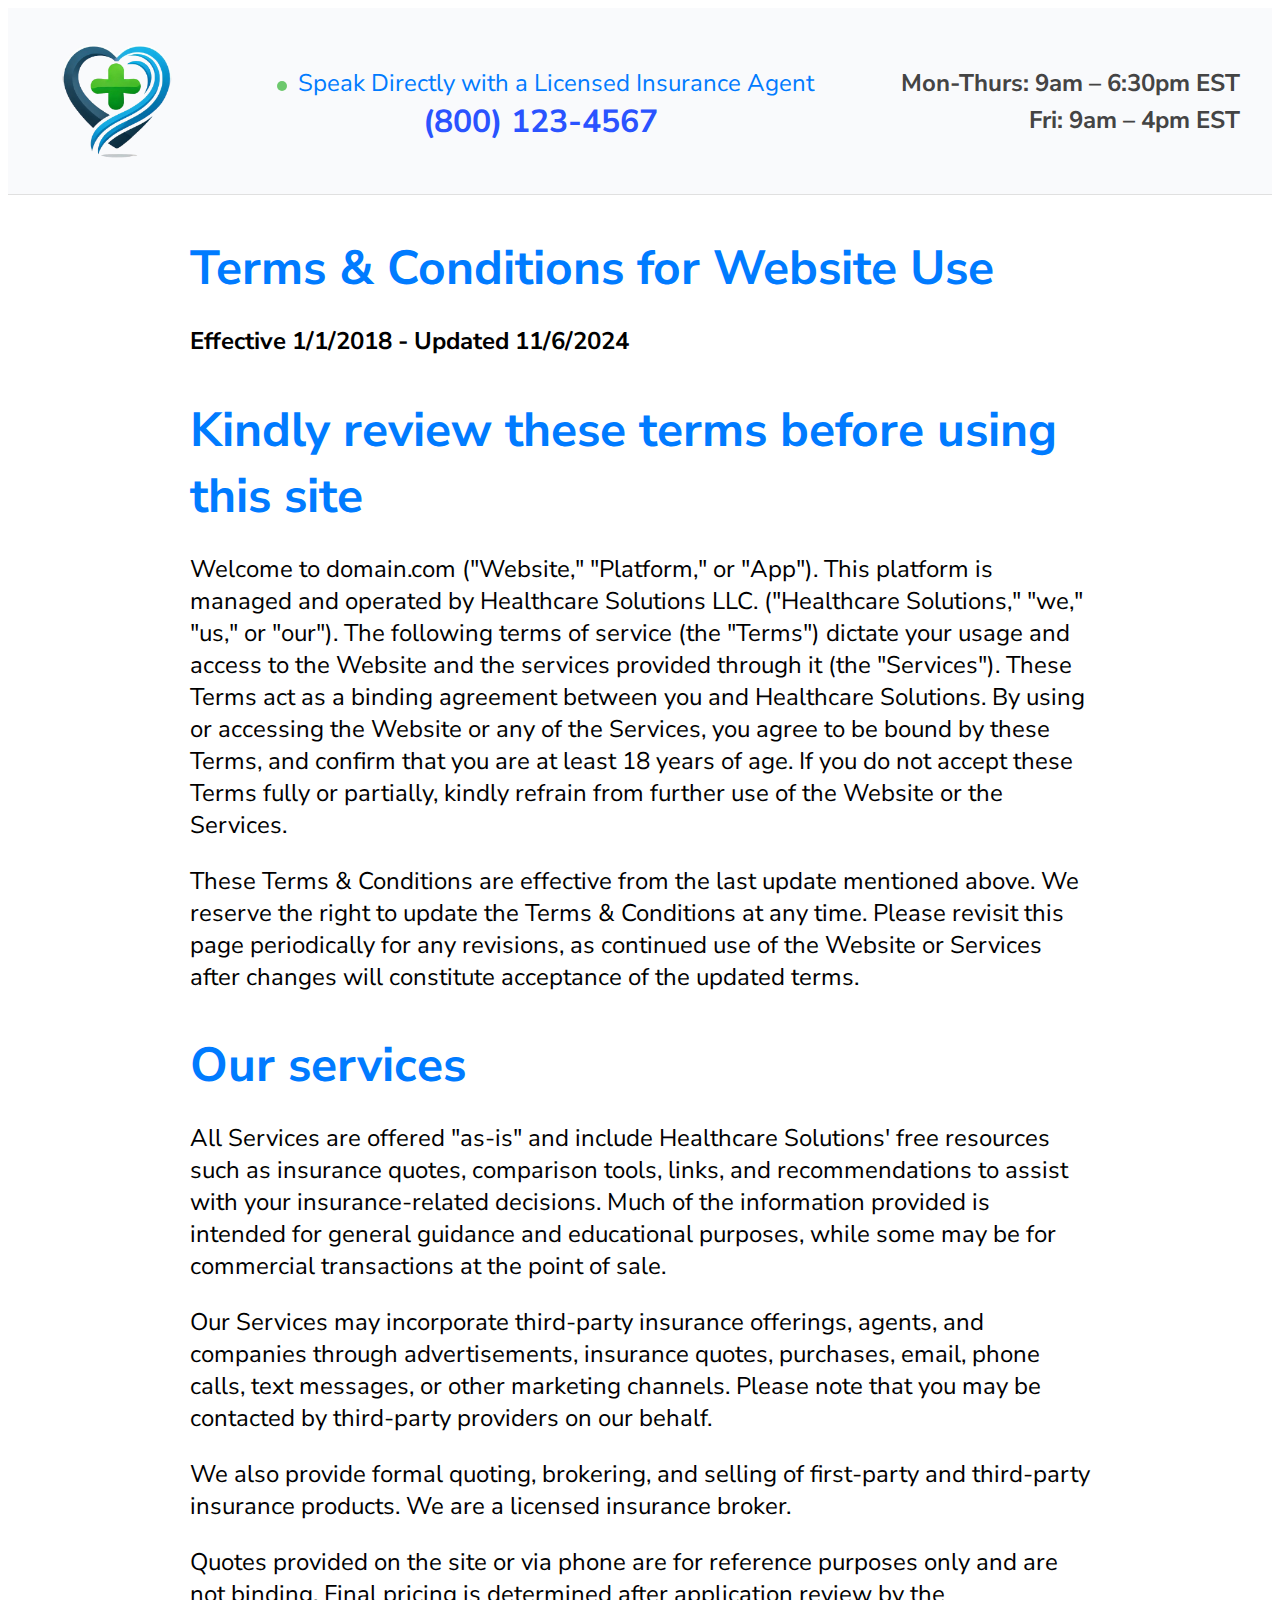
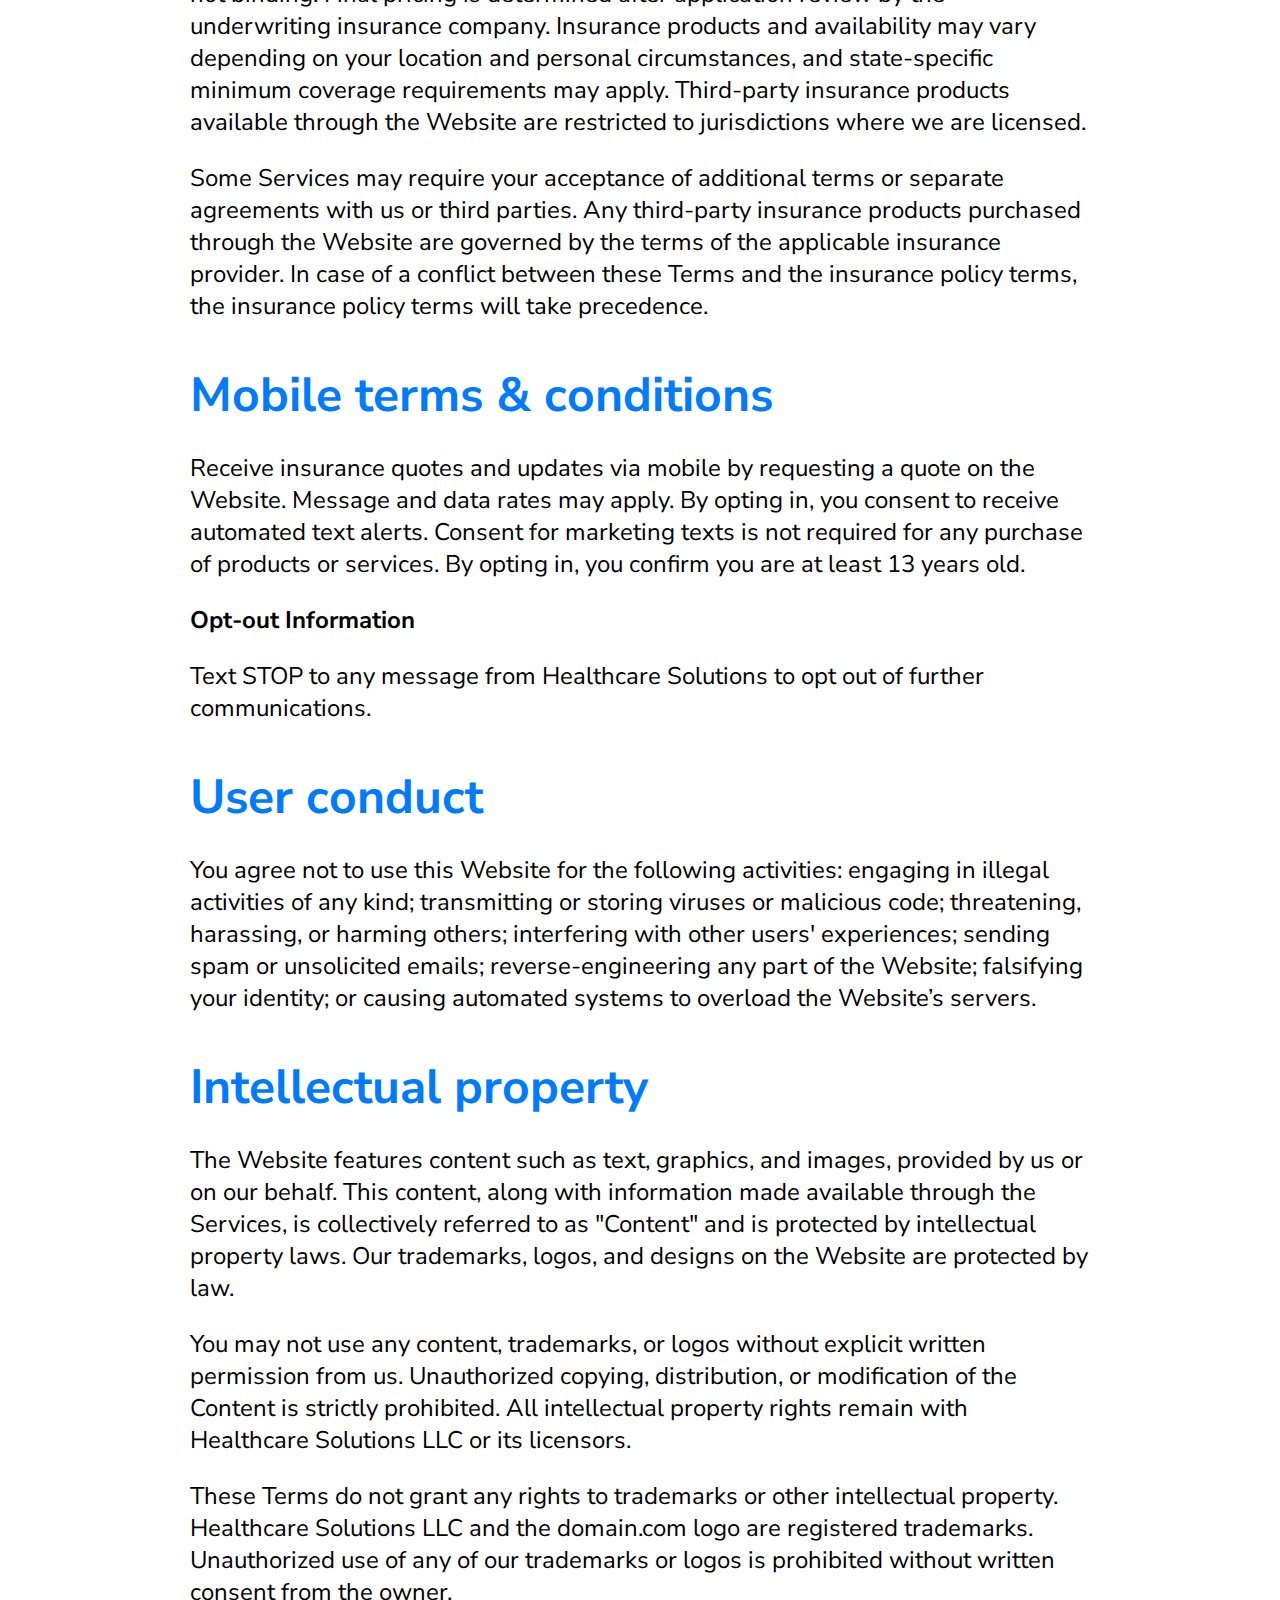
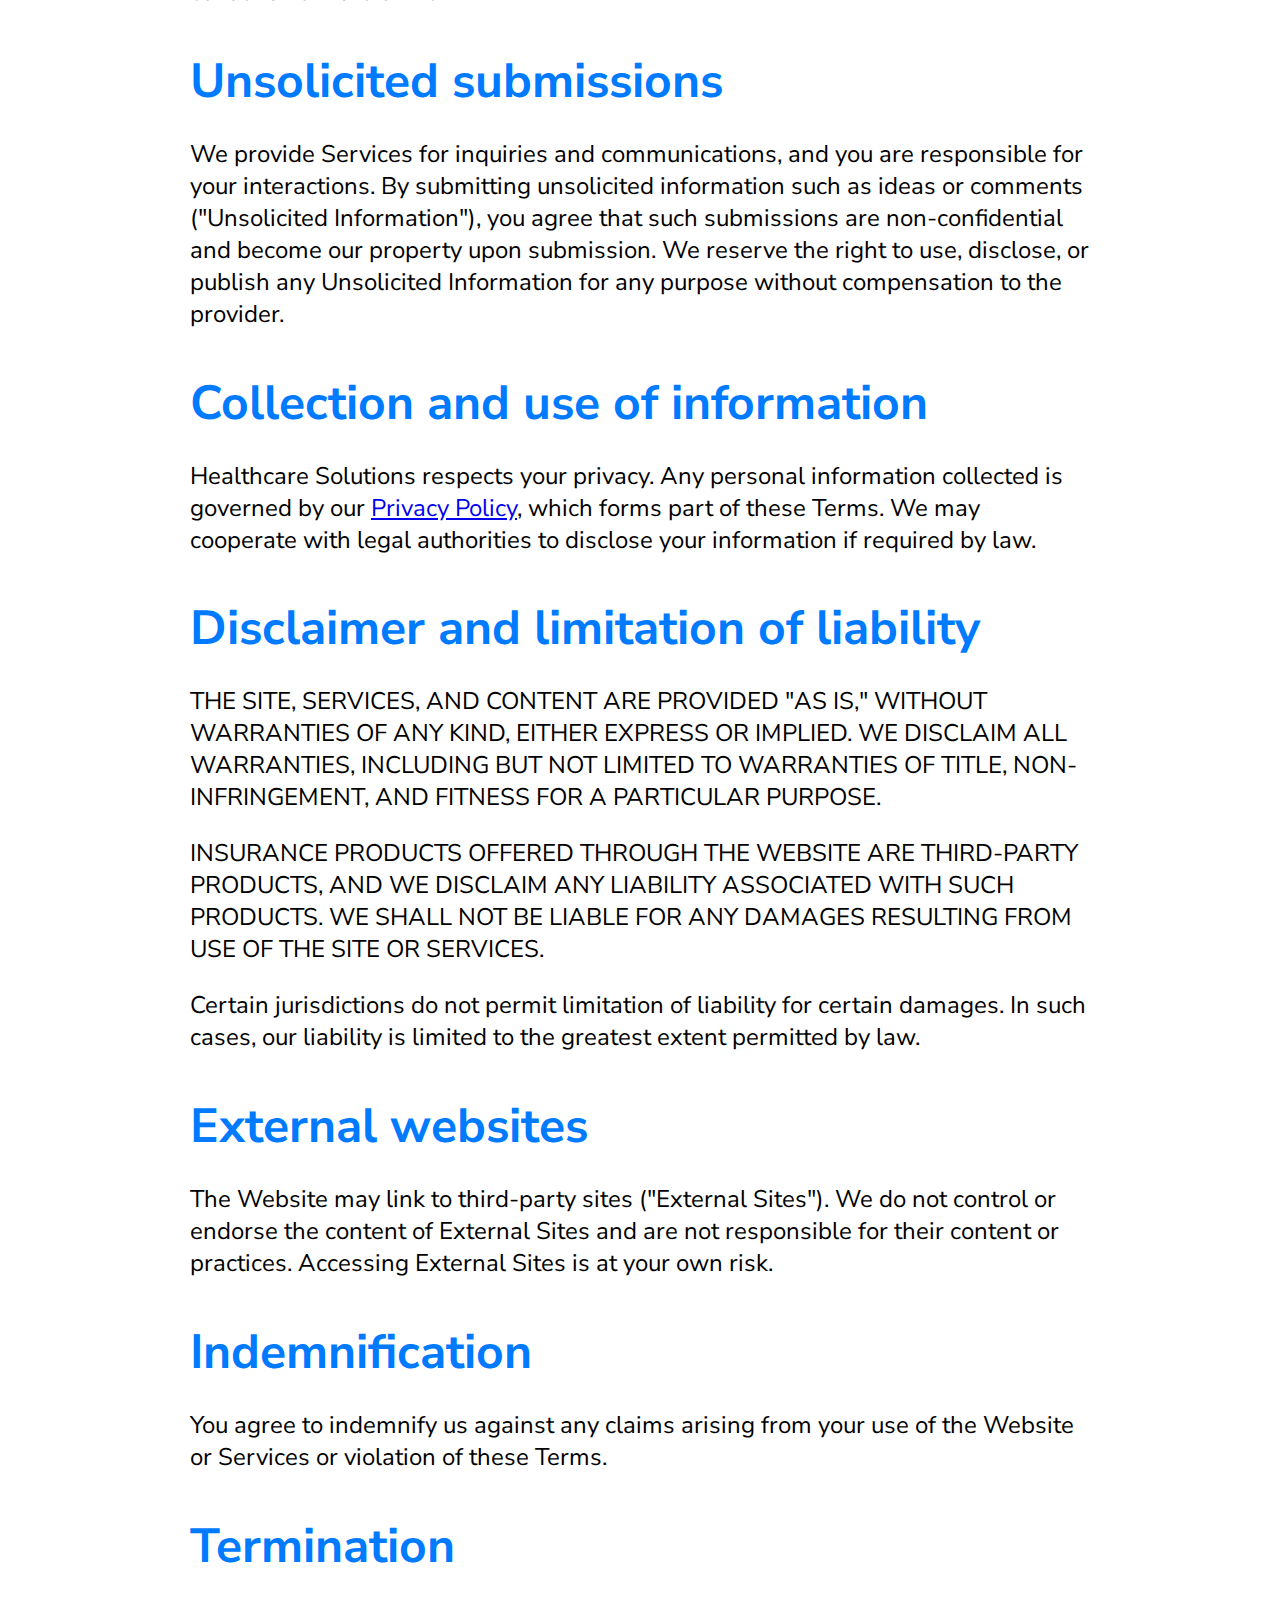
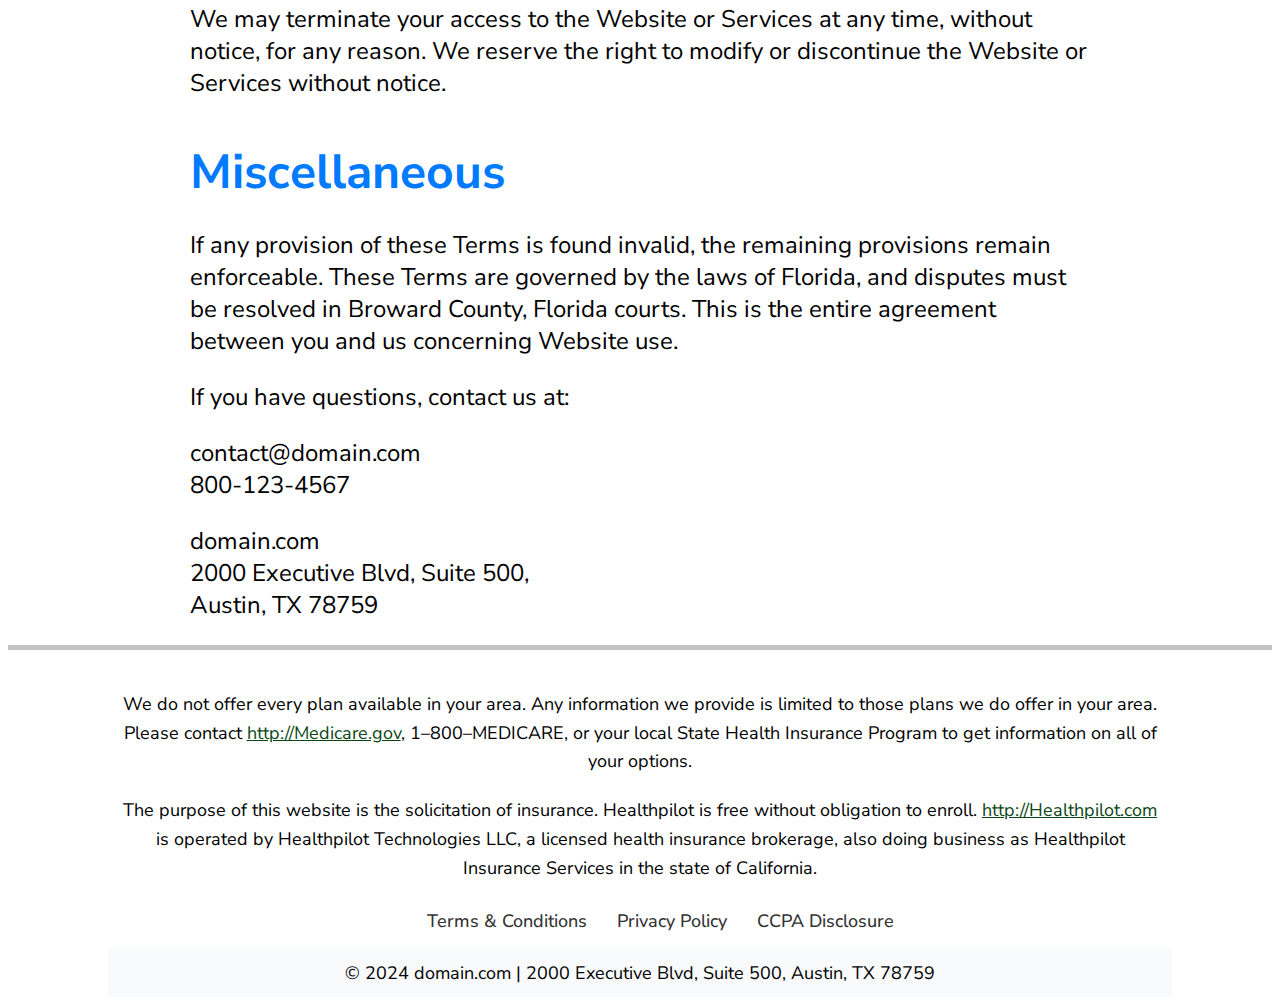
<file: terms.html>
<!DOCTYPE html>
<html lang="en">

<head>
    <meta charset="UTF-8">
    <meta name="viewport" content="width=device-width, initial-scale=1.0">
    <title>Medicare Health Insurance</title>
    <link rel="stylesheet" href="styles.css">
    <link rel="icon" href="./img/logo.webp" type="image/x-icon">
</head>

<body>

    <!-- Header Section -->
    <header>
        <div class="container header-flex">
            <!-- Logo -->
            <div class="logo">
                <a href="/"><img src="/img/logo.webp" alt="Company Logo"></a>
            </div>

            <!-- Phone and Call to Action -->
            <div class="contact-info">
                <div class="phone-number">
                    <p><span class="dot"></span> Speak Directly with a Licensed Insurance Agent</p>
                    <a href="tel:1-800-123-4567" class="phone_link">
                        <h2>(800) 123-4567</h2>
                    </a>
                </div>
            </div>

            <!-- Working Hours -->
            <div class="working-hours">
                <p>Mon-Thurs: 9am – 6:30pm EST</p>
                <p>Fri: 9am – 4pm EST</p>
            </div>
        </div>
    </header>


    <main>
        <section class="max_width">
            <div class="container">
                <h2>Terms &amp; Conditions for Website Use</h2>
                <p><strong>Effective 1/1/2018 - Updated 11/6/2024</strong></p>
                <h2>Kindly review these terms before using this site</h2>
                <p>Welcome to domain.com ("Website," "Platform," or "App"). This platform is managed and operated by
                    Healthcare Solutions LLC. ("Healthcare Solutions," "we," "us," or "our"). The following terms of
                    service (the "Terms") dictate your usage and access to the Website and the services provided through
                    it (the "Services"). These Terms act as a binding agreement between you and Healthcare Solutions. By
                    using or accessing the Website or any of the Services, you agree to be bound by these Terms, and
                    confirm that you are at least 18 years of age. If you do not accept these Terms fully or partially,
                    kindly refrain from further use of the Website or the Services.</p>

                <p>These Terms &amp; Conditions are effective from the last update mentioned above. We reserve the right
                    to update the Terms &amp; Conditions at any time. Please revisit this page periodically for any
                    revisions, as continued use of the Website or Services after changes will constitute acceptance of
                    the updated terms.</p>

                <h2>Our services</h2>
                <p>All Services are offered "as-is" and include Healthcare Solutions' free resources such as insurance
                    quotes, comparison tools, links, and recommendations to assist with your insurance-related
                    decisions. Much of the information provided is intended for general guidance and educational
                    purposes, while some may be for commercial transactions at the point of sale.</p>

                <p>Our Services may incorporate third-party insurance offerings, agents, and companies through
                    advertisements, insurance quotes, purchases, email, phone calls, text messages, or other marketing
                    channels. Please note that you may be contacted by third-party providers on our behalf.</p>

                <p>We also provide formal quoting, brokering, and selling of first-party and third-party insurance
                    products. We are a licensed insurance broker.</p>

                <p>Quotes provided on the site or via phone are for reference purposes only and are not binding. Final
                    pricing is determined after application review by the underwriting insurance company. Insurance
                    products and availability may vary depending on your location and personal circumstances, and
                    state-specific minimum coverage requirements may apply. Third-party insurance products available
                    through the Website are restricted to jurisdictions where we are licensed.</p>

                <p>Some Services may require your acceptance of additional terms or separate agreements with us or third
                    parties. Any third-party insurance products purchased through the Website are governed by the terms
                    of the applicable insurance provider. In case of a conflict between these Terms and the insurance
                    policy terms, the insurance policy terms will take precedence.</p>

                <h2>Mobile terms &amp; conditions</h2>
                <p>Receive insurance quotes and updates via mobile by requesting a quote on the Website. Message and
                    data rates may apply. By opting in, you consent to receive automated text alerts. Consent for
                    marketing texts is not required for any purchase of products or services. By opting in, you confirm
                    you are at least 13 years old.</p>

                <h3>
                    <p>Opt-out Information</p>
                </h3>
                <p>Text STOP to any message from Healthcare Solutions to opt out of further communications.</p>

                <h2>User conduct</h2>
                <p>You agree not to use this Website for the following activities: engaging in illegal activities of any
                    kind; transmitting or storing viruses or malicious code; threatening, harassing, or harming others;
                    interfering with other users' experiences; sending spam or unsolicited emails; reverse-engineering
                    any part of the Website; falsifying your identity; or causing automated systems to overload the
                    Website’s servers.</p>

                <h2>Intellectual property</h2>
                <p>The Website features content such as text, graphics, and images, provided by us or on our behalf.
                    This content, along with information made available through the Services, is collectively referred
                    to as "Content" and is protected by intellectual property laws. Our trademarks, logos, and designs
                    on the Website are protected by law.</p>

                <p>You may not use any content, trademarks, or logos without explicit written permission from us.
                    Unauthorized copying, distribution, or modification of the Content is strictly prohibited. All
                    intellectual property rights remain with Healthcare Solutions LLC or its licensors.</p>

                <p>These Terms do not grant any rights to trademarks or other intellectual property. Healthcare
                    Solutions LLC and the domain.com logo are registered trademarks. Unauthorized use of any of our
                    trademarks or logos is prohibited without written consent from the owner.</p>

                <h2>Unsolicited submissions</h2>
                <p>We provide Services for inquiries and communications, and you are responsible for your interactions.
                    By submitting unsolicited information such as ideas or comments ("Unsolicited Information"), you
                    agree that such submissions are non-confidential and become our property upon submission. We reserve
                    the right to use, disclose, or publish any Unsolicited Information for any purpose without
                    compensation to the provider.</p>

                <h2>Collection and use of information</h2>
                <p>Healthcare Solutions respects your privacy. Any personal information collected is governed by our <a
                        href="privacy-policy.html">Privacy Policy</a>, which forms part of these Terms. We may cooperate
                    with legal authorities to disclose your information if required by law.</p>

                <h2>Disclaimer and limitation of liability</h2>
                <p>THE SITE, SERVICES, AND CONTENT ARE PROVIDED "AS IS," WITHOUT WARRANTIES OF ANY KIND, EITHER EXPRESS
                    OR IMPLIED. WE DISCLAIM ALL WARRANTIES, INCLUDING BUT NOT LIMITED TO WARRANTIES OF TITLE,
                    NON-INFRINGEMENT, AND FITNESS FOR A PARTICULAR PURPOSE.</p>

                <p>INSURANCE PRODUCTS OFFERED THROUGH THE WEBSITE ARE THIRD-PARTY PRODUCTS, AND WE DISCLAIM ANY
                    LIABILITY ASSOCIATED WITH SUCH PRODUCTS. WE SHALL NOT BE LIABLE FOR ANY DAMAGES RESULTING FROM USE
                    OF THE SITE OR SERVICES.</p>

                <p>Certain jurisdictions do not permit limitation of liability for certain damages. In such cases, our
                    liability is limited to the greatest extent permitted by law.</p>

                <h2>External websites</h2>
                <p>The Website may link to third-party sites ("External Sites"). We do not control or endorse the
                    content of External Sites and are not responsible for their content or practices. Accessing External
                    Sites is at your own risk.</p>

                <h2>Indemnification</h2>
                <p>You agree to indemnify us against any claims arising from your use of the Website or Services or
                    violation of these Terms.</p>

                <h2>Termination</h2>
                <p>We may terminate your access to the Website or Services at any time, without notice, for any reason.
                    We reserve the right to modify or discontinue the Website or Services without notice.</p>

                <h2>Miscellaneous</h2>
                <p>If any provision of these Terms is found invalid, the remaining provisions remain enforceable. These
                    Terms are governed by the laws of Florida, and disputes must be resolved in Broward County, Florida
                    courts. This is the entire agreement between you and us concerning Website use.</p>

                <p>If you have questions, contact us at:</p>

                <p>contact@domain.com<br>
                    800-123-4567</p>

                <p>domain.com<br>
                    2000 Executive Blvd, Suite 500,<br> Austin, TX 78759</p>
            </div>

            </div>
        </section>
    </main>

    <footer>
        <div class="container">
            <p>We do not offer every plan available in your area. Any information we provide is limited to those plans
                we do offer in your area. Please contact <span><a
                        href="http://Medicare.gov ">http://Medicare.gov</a></span>, 1–800–MEDICARE, or your local State
                Health Insurance Program to get information on all of your options.</p>
            <p>The purpose of this website is the solicitation of insurance. Healthpilot is free without obligation to
                enroll. <span><a href="http://Healthpilot.com">http://Healthpilot.com</a></span> is operated by
                Healthpilot Technologies LLC, a licensed health insurance brokerage, also doing business as Healthpilot
                Insurance Services in the state of California.</p>
            <div class="footer_links">
                <ul>
                    <li><a href="/terms.html">Terms & Conditions</a></li>
                    <li><a href="/privacy.html">Privacy Policy</a></li>
                    <li><a href="/ccpa.html">CCPA Disclosure</a></li>
                </ul>
            </div>
            <p class="add_bc"> &copy 2024 domain.com | 2000 Executive Blvd, Suite 500, Austin, TX 78759 </p>
        </div>
    </footer>

    <!-- Modal -->
    <div id="myModal" class="modal">
        <div class="modal-content">
            <span class="close">&times;</span>
            <div class="modal-container">
                <div class="modal-left">
                    <img src="/img/operator.png" alt="Operator">
                </div>
                <div class="modal-right">
                    <h3>Looking For Medicare <br>Advantage Plans?</h3>
                    <a href="tel:1-800-123-4567" class="link_tel">
                        <p class="modal_p">
                            <svg xmlns="http://www.w3.org/2000/svg" width="25" height="25" viewBox="0 0 25 25"
                                fill="none" style="vertical-align: middle;">
                                <path
                                    d="M19.3977 15.7554C21.8034 16.7207 23.5984 18.0075 24.9597 19.521C25.3032 21.9718 23.3875 23.7687 21.6368 24.8721C17.4882 25.6054 11.5954 23.1544 6.72039 18.2795C1.84537 13.404 -0.605303 7.51157 0.127783 3.36305C1.23103 1.61239 3.02794 -0.303316 5.47884 0.0403413C6.99233 1.40186 8.27932 3.19693 9.24469 5.60287C9.40531 6.0034 9.31353 6.46048 9.01982 6.77674C8.53815 7.2955 7.66714 8.16965 6.32381 9.2971C5.9855 9.58108 5.90308 10.0662 6.11895 10.4515C7.05678 12.1253 8.27694 13.7451 9.76619 15.2344C11.2547 16.723 12.8765 17.9455 14.5477 18.8859C14.9334 19.1029 15.4198 19.0203 15.704 18.6809C16.8307 17.3351 17.7044 16.4632 18.2232 15.9812C18.5395 15.6869 18.9969 15.5946 19.3977 15.7554Z"
                                    fill="#197AA9" />
                            </svg>
                            <i class="fas fa-phone-alt"></i> (800) 123-4567
                        </p>
                    </a>
                    <p class="modal_p_undertel">Speak Directly with a Licensed Insurance Agent.</p>
                </div>
            </div>
        </div>
    </div>

    <script src="/scripts.js"></script>

</body>

</html>
</file>
<file: styles.css>
@import url("https://fonts.googleapis.com/css2?family=Nunito+Sans:ital,opsz,wght@0,6..12,200..1000;1,6..12,200..1000&display=swap");

body {
  font-family: "Nunito Sans", sans-serif;
  font-optical-sizing: auto;
  font-style: normal;
  font-variation-settings: "wdth" 100, "YTLC" 500;
}

h4,
h2 {
  text-align: center;
  /* font-size: 2rem; */
  margin-bottom: 0px;
  font-size: 3rem;
}

/* Header Styles */
header {
  background-color: #f9fafc;
  padding: 15px 0;
  border-bottom: 1px solid #e0e0e0;
}

.header-flex {
  display: flex;
  justify-content: space-between;
  align-items: center;
  max-width: 1200px;
  margin: 0 auto;
}

.logo img {
  max-width: 150px;
}

.contact-info {
  text-align: center;
}

.contact-info p {
  font-size: 18px;
  color: #007bff;
  margin: 0;
  margin-bottom: 15px;
}

.contact-info h2 {
  font-size: 24px;
  color: #2a53ff;
  margin: 5px 0;
  font-weight: bold;
  align-self: center;
  background: rgba(0, 0, 0, 0);
  font-size: 2rem;
  border-radius: 0;
  box-shadow: none;
  position: relative;
  padding-right: 10px;
  line-height: 16px;
}

.dot {
  height: 10px;
  width: 10px;
  background-color: #6dc86d;
  border-radius: 50%;
  display: inline-block;
  margin-right: 5px;
}

.working-hours {
  text-align: right;
  color: #2539df;
  font-weight: 700;
  font-size: 15px;
  padding: 10px 0;
  display: flex;
  display: flex;
  flex-direction: column;
  gap: 5px;
}

.working-hours p {
  margin: 0;
  font-size: 18px;
  color: #444;
}

@media (max-width: 768px) {
  .header-flex {
    flex-direction: column;
    text-align: center;
    gap: 15px;
  }

  .logo {
    margin-bottom: 10px;
  }

  .working-hours {
    margin-top: 10px;
  }
}

.phone_link {
  text-decoration: none;
}

/* Hero Section */
.hero {
  background: linear-gradient(rgb(0 0 0 / 83%), rgb(0 0 0 / 58%)),
    url(./img/hero.webp) no-repeat center center / cover;
  height: 500px;
  color: white;
  display: flex;
  align-items: center;
  justify-content: flex-start;
  text-align: center;
  padding: 50px 20px;
}

.hero-container {
  display: flex;
  justify-content: flex-start;
  align-items: initial;
  flex-direction: column;
}

.hero h1 {
  font-size: 3rem;
  margin-bottom: 20px;
  max-width: 400px;
}

.hero p {
  font-size: 1.25rem;
  margin-bottom: 30px;
}

@media screen and (min-width: 1200px) {
  .hero h1 {
    font-size: 3.5rem;
  }
  .hero {
    background: linear-gradient(rgb(0 0 0 / 39%), rgb(0 0 0 / 72%)),
      url(./img/hero.webp) no-repeat center center / cover;
  }
  .hero p {
    font-size: 2rem;
  }

  .working-hours p {
    font-size: 1.5rem;
  }

  .contact-info p {
    font-size: 1.5rem;
  }
}

.cta-btn {
  padding: 15px 30px;
  background-color: #007bff;
  color: white;
  text-decoration: none;
  border-radius: 5px;
  font-weight: bold;
  transition: background-color 0.3s ease;
  width: 300px;
  align-self: center;
}

@media screen and (min-width: 1200px) {
  .info-container {
    display: flex;
    justify-content: center;
    align-items: baseline;
    gap: 15px;
  }
}

.cta-btn:hover {
  background-color: #0056b3;
}

/* Information Sections */
.info-section {
  display: flex;
  justify-content: space-between;
  padding: 50px 20px;
  background-color: #fff;
}

.info-box {
  width: 30%;
  background-color: #f8f9fa;
  border-radius: 5px;
  padding: 0px;
  text-align: center;
  font-size: 18px;
}

@media screen and (min-width: 1200px) {
  .info-box {
    padding: 20px;
    font-size: 1.5rem;
  }
}

.info-box h2 {
  margin-bottom: 20px;
  font-size: 2.5rem;
  color: #007bff;
}

/* Call-to-Action Section */
.call-to-action {
  background-color: #28a745;
  color: white;
  padding: 50px 20px;
  text-align: center;
}

.call-to-action h2 {
  font-size: 2rem;
  margin-bottom: 20px;
}

.call-to-action p {
  margin-bottom: 30px;
  font-size: 18px;
}

.call-to-action .cta-btn {
  background-color: white;
  color: #28a745;
  padding: 15px 30px;
  font-size: 18px;
}

@media screen and (min-width: 1200px) {
  .call-to-action h2 {
    font-size: 4rem;
  }
  .call-to-action p,
  .call-to-action .cta-btn,
  #carriers p {
    font-size: 1.5rem !important;
  }
  h4,
  h2 {
    font-size: 3rem;
  }
}

/* Modal */
.modal {
  display: none;
  position: fixed;
  z-index: 1000;
  left: 0;
  top: 0;
  width: 100%;
  height: 100%;
  background-color: rgba(0, 0, 0, 0.7);
  display: flex;
  align-items: center;
  justify-content: center;
}

.modal-content {
  /* padding: 20px; */
  /* border-radius: 5px; */
  text-align: center;
  position: relative;
  width: 360px;
  /* background-color: #f9fafc; */
  background-color: #3b5998;
}

@media screen and (min-width: 1200px) {
  .modal-content {
    width: 450px;
    font-size: 1.5rem;
  }
}

.modal-content img {
  max-width: 60%;
  /* margin-bottom: 20px; */
}

.close {
  /* position: absolute;
  top: 20px;
  right: 30px; */
  font-size: 2rem;
  color: #333;
  cursor: pointer;
  /* background: #fff; */
  border-radius: 50px;
  color: #000;
  font-weight: 900;
}

.link_tel {
  color: #000;
  text-decoration: none;
  font-weight: 600;
}

/* Responsive Styles */
@media (max-width: 768px) {
  .info-section {
    flex-direction: column;
  }

  .info-box {
    width: 100%;
    margin-bottom: 20px;
  }

  .hero h1 {
    font-size: 3rem;
  }

  .hero p {
    font-size: 2rem;
  }
}

#carriers p {
  padding: 25px;
  font-size: 18px;
  text-align: center;
}

.why-choose {
  padding: 50px 0;
  text-align: center;
  background-color: #f9fafc;
}

.section-title {
  /* font-size: 24px; */
  font-weight: bold;
  margin-bottom: 30px;
}

.features {
  display: flex;
  justify-content: space-around;
  gap: 20px;
}

.feature-box {
  background-color: #fff;
  padding: 30px;
  border-radius: 8px;
  box-shadow: 0px 4px 10px rgba(0, 0, 0, 0.1);
  width: 45%;
}

.feature-box .icon {
  margin-bottom: 20px;
}

.feature-box h3 {
  font-size: 2rem;
  color: #333;
  margin-bottom: 10px;
}
@media screen and (min-width: 1200px) {
  .feature-box h3 {
    font-size: 2.5rem;
  }
}

.feature-box p {
  font-size: 18px;
  color: #777;
}

@media (max-width: 768px) {
  .features {
    flex-direction: column;
  }

  .feature-box {
    width: 80%;
    margin-bottom: 20px;
    margin: 0px auto;
  }
}

.call-section {
  padding: 50px 0;
  background-color: #f9fafc;
}

.call-flex {
  display: flex;
  align-items: center;
  justify-content: space-between;
}

.call-image {
  display: flex;
  justify-content: center;
  align-items: center;
}

@media screen and (min-width: 1200px) {
  .call-image {
    justify-content: flex-start;
    max-width: 70%;
  }
  .feature-box p {
    font-size: 1.5rem;
  }
}

.call-image img {
  max-width: 80%;
  border-radius: 10px;
  box-shadow: 0 4px 10px rgba(0, 0, 0, 0.1);
}

@media screen and (min-width: 1200px) {
  .call-info {
    margin-right: 100px;
  }
}

.call-info h2 {
  font-size: 2rem;
  color: #444;
}

.call-info h3 {
  font-size: 2rem;
  color: #2a53ff;
  margin: 15px 0;
}

.call-info p {
  font-size: 18px;
  color: #555;
}

@media (max-width: 768px) {
  .call-flex {
    flex-direction: column;
    text-align: center;
  }

  .call-info {
    padding-left: 0;
    margin-top: 20px;
  }

  .call-info h3 {
    font-size: 2rem;
  }

  .call-info h2 {
    font-size: 2rem;
  }
}

.eligibility-section {
  padding: 50px 0;
  background-color: #f9fafc;
}

.eligibility-flex {
  display: flex;
  align-items: center;
  justify-content: space-between;
}

@media screen and (min-width: 1200px) {
  .eligibility-flex {
    flex-direction: row-reverse;
  }
  .call-info h2 {
    font-size: 2.5rem;
  }
  .call-info h3 {
    font-size: 2.5rem;
    text-align: center;
  }
  .call-info p {
    font-size: 1.5rem;
    text-align: center;
  }
}

.call-info a {
  text-decoration: none;
}

.eligibility-image img {
  max-width: 100%;
  border-radius: 10px;
  box-shadow: 0 4px 10px rgba(0, 0, 0, 0.1);
  max-height: 700px;
}

.eligibility-info {
  max-width: 500px;
  padding: 40px;
  margin: 0px auto;
}

.eligibility-info h2 {
  font-size: 2rem;
  color: #003366;
  margin-bottom: 15px;
}

.eligibility-info p {
  font-size: 18px;
  color: #555;
  margin-bottom: 10px;
}

.eligibility-info ul {
  margin: 15px 0;
  padding-left: 20px;
}

.eligibility-info ul li {
  font-size: 16px;
  color: #333;
  margin-bottom: 10px;
  list-style-type: disc;
}

.disclaimer {
  font-size: 12px;
  color: #777;
  margin-top: 15px;
}

@media (max-width: 768px) {
  .eligibility-flex {
    flex-direction: column;
    text-align: center;
  }

  .eligibility-info {
    /* padding-left: 0; */
    margin-top: 20px;
  }
}

@media screen and (min-width: 1200px) {
  .eligibility-info h2 {
    font-size: 3rem;
    text-align: left;
  }
  .eligibility-info p {
    font-size: 1.5rem;
  }
  .eligibility-info ul li {
    font-size: 1.4rem;
    color: #0b4616;
  }
}

footer {
  border-top: 5px solid hsl(0deg 0% 13% / 27%);
}

@media screen and (min-width: 1200px) {
  footer {
    padding: 30px 100px 0px;
  }
}

footer a {
  color: #0b4616;
}

.footer_links {
  width: 100%;
  display: flex;
  justify-content: center;
  align-items: center;
}

.footer_links > ul {
  display: flex;
  gap: 30px;
}

.footer_links > ul > li {
  text-decoration: none;
  list-style: none;
}

.footer_links > ul > li > a {
  text-decoration: none;
  color: #333;
  font-weight: 500;
  font-size: 14px;
}

@media screen and (min-width: 1200px) {
  .footer_links > ul > li > a {
    font-size: 18px;
  }
}

.modal {
  display: none; /* Скрыто по умолчанию */
  position: fixed;
  z-index: 1000;
  left: 0;
  top: 0;
  width: 100%;
  height: 100%;
  background-color: rgba(0, 0, 0, 0.5); /* Затемненный фон */
  justify-content: center;
  align-items: center;
}

.modal {
  display: none; /* Скрыто по умолчанию */
  position: fixed;
  z-index: 1000;
  left: 0;
  top: 0;
  width: 100%;
  height: 100%;
  background-color: rgba(0, 0, 0, 0.5); /* Затемненный фон */
  justify-content: center;
  align-items: center;
}

.modal-content {
  display: flex;
  width: 700px; /* Общая ширина модального окна */
  max-width: 90%;
  /* background-color: white; */
  border-radius: 8px;
  box-shadow: 0 4px 8px rgba(0, 0, 0, 0.1);
  position: relative;
  overflow: hidden; /* Чтобы изображение и синий фон не выходили за границы */
  gap: 0.4rem;
  width: 600px;
  height: 550px;
}

@media screen and (min-width: 1200px) {
  .modal-content {
    height: 355px;
  }
}

.modal-container {
  display: flex;
  width: 100%;
  flex-direction: column-reverse;
  /* height: 495px; */
  gap: 50px;
  background-color: #f9fafc;
}

@media screen and (min-width: 1200px) {
  .modal-container {
    display: flex;
    width: 100%;
    flex-direction: row;
    height: auto;
    gap: 0px;
  }
}

.modal-left {
  background-color: #3b5998; /* Синий фон за изображением */
  width: 33%;
  /* height: 50%; */
  width: 100%;
  height: 50%;
  padding: 20px;
  display: flex;
  justify-content: center;
  align-items: center;
  position: relative;
}

@media screen and (min-width: 1200px) {
  .modal-left {
    width: 33%;
    height: 50%;
  }
}

.modal-left img {
  height: auto;
  position: absolute;
  bottom: 0;
  max-width: 60%;
}

@media screen and (min-width: 1200px) {
  .modal-left img {
    max-width: 120%;
  }
}

@media screen and (min-width: 1200px) {
  .modal-left {
    max-width: 120%;
    height: auto;
  }
}

.modal-right {
  padding: 20px;
  flex: 1;
  display: flex;
  justify-content: start;
  align-items: center;
  flex-direction: column;
}

@media screen and (min-width: 1200px) {
  .modal-right {
    justify-content: center;
  }
}

.modal-right h3 {
  color: #003366;
  font-weight: 800;
  font-size: 1.8rem;
  margin: 0 0 15px;
}

.modal_p {
  background-color: #f0f0f0;
  color: #003366;
  font-size: 1.2rem;
  padding: 10px 20px;
  border-radius: 5px;
  margin: 10px 0;
  display: inline-flex;
  align-items: center;
  gap: 10px;
  border-radius: 10px;
  background: #e4eaf2;
  box-shadow: 0 2px 4px 0 rgba(0, 0, 0, 0.25);
  padding: 20px;
  color: #197aa9;
  font-size: 20px;
  font-weight: 800;
  line-height: 28px;
  text-align: center;
  display: flex;
  justify-content: center;
  align-items: center;
  letter-spacing: 1.3px;
}

.modal_p i {
  font-size: 1.5rem;
  color: #003366;
}

.modal_p_undertel {
  /* color: #6b6b6b; */
  font-size: 1rem;
  margin: 5px 0 0;
  color: #002e58;
  font-weight: 500;
  margin: 15px 0 0;
}

.close {
  position: absolute;
  top: 10px;
  right: 10px;
  font-size: 1.5rem;
  cursor: pointer;
}

.max_width {
  max-width: 900px;
  margin: 0px auto;
  padding: 0px 25px;
}

.max_width p,
.max_width ul {
  font-size: 1.5rem;
}

.max_width tbody {
  font-size: 1.2rem;
}

@media screen and (min-width: 1200px) {
  .max_width tbody {
    font-size: 1.5rem;
  }
}

.add_bc {
  background-color: #f9fafc;
}

.modal_p_undertel {
  font-size: 1.3rem;
}

footer p {
  padding: 10px;
  font-size: 16px;
  text-align: center;
  line-height: 1.6;
  margin: 0px;
}

@media screen and (min-width: 1200px) {
  footer p {
    font-size: 18px;
  }
}

.max_width h2 {
  text-align: left;
  color: #007bff;
  text-align: left;
}
</file>
